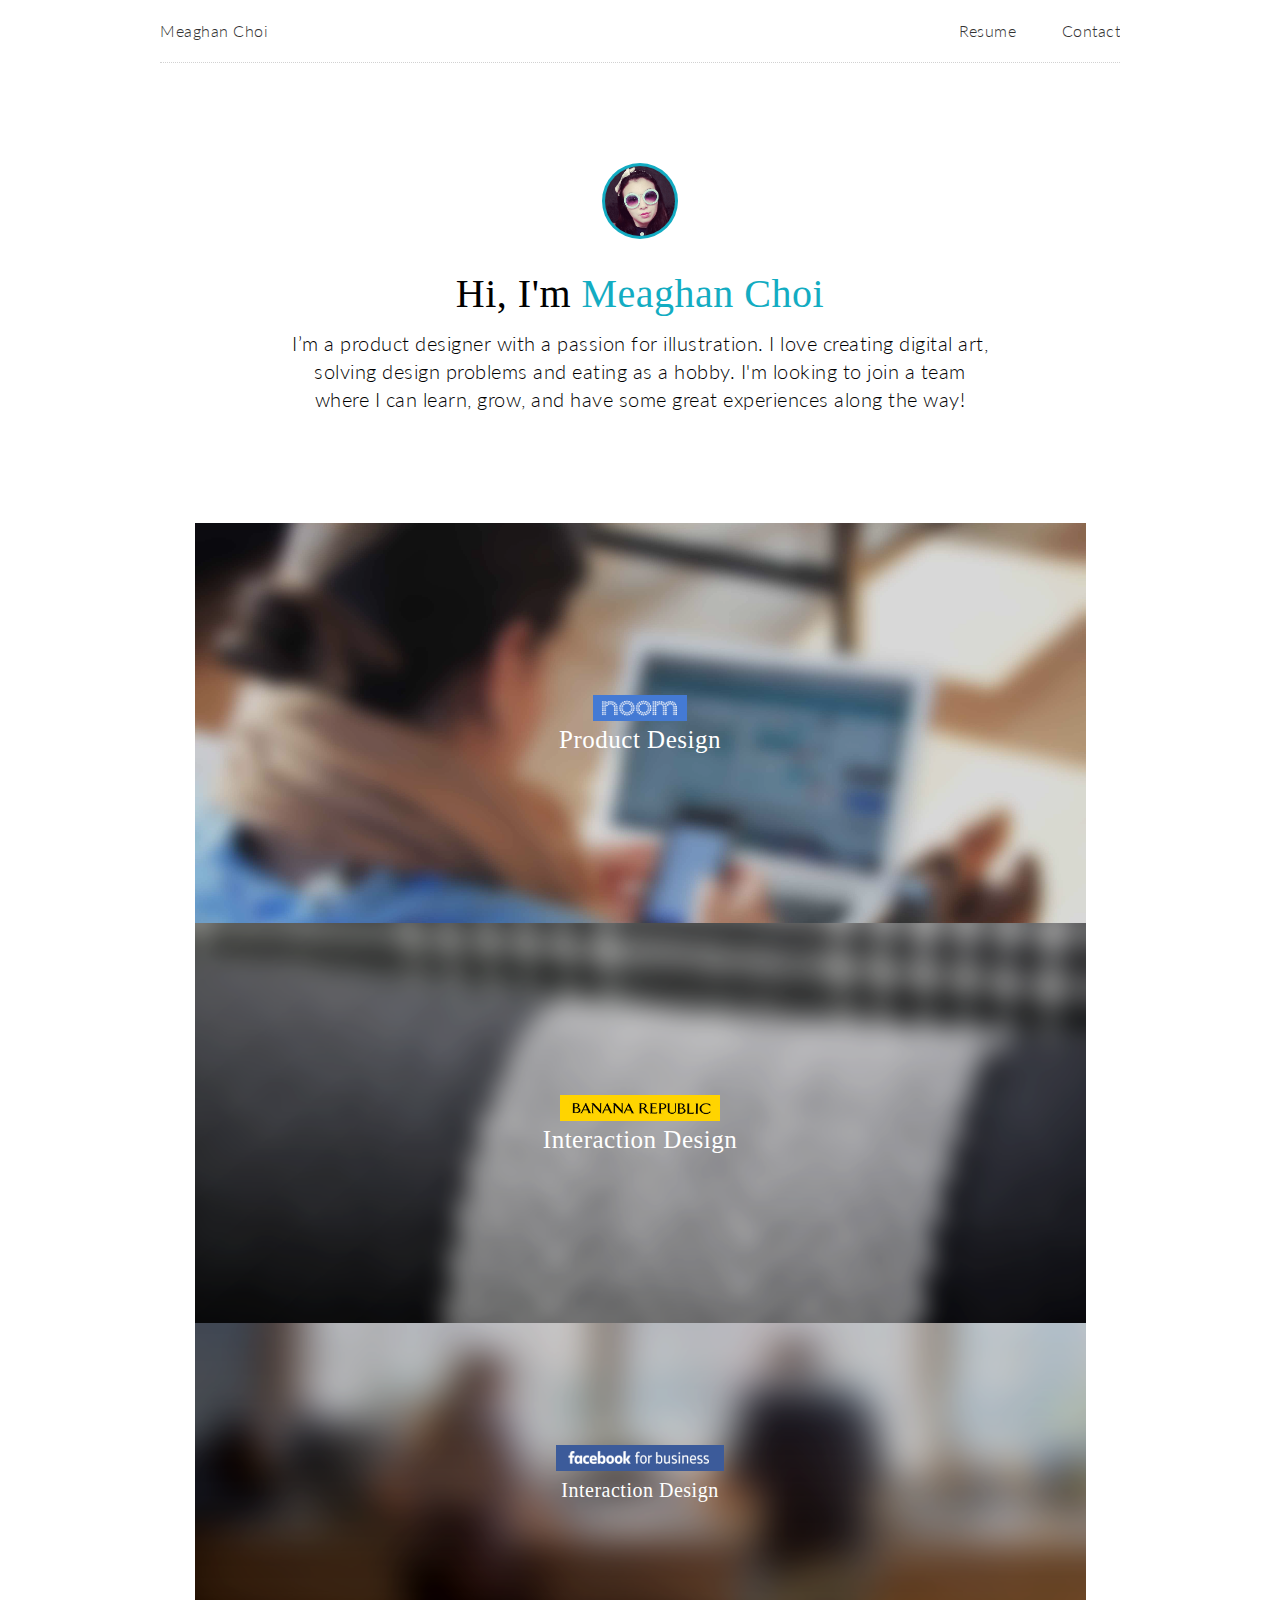
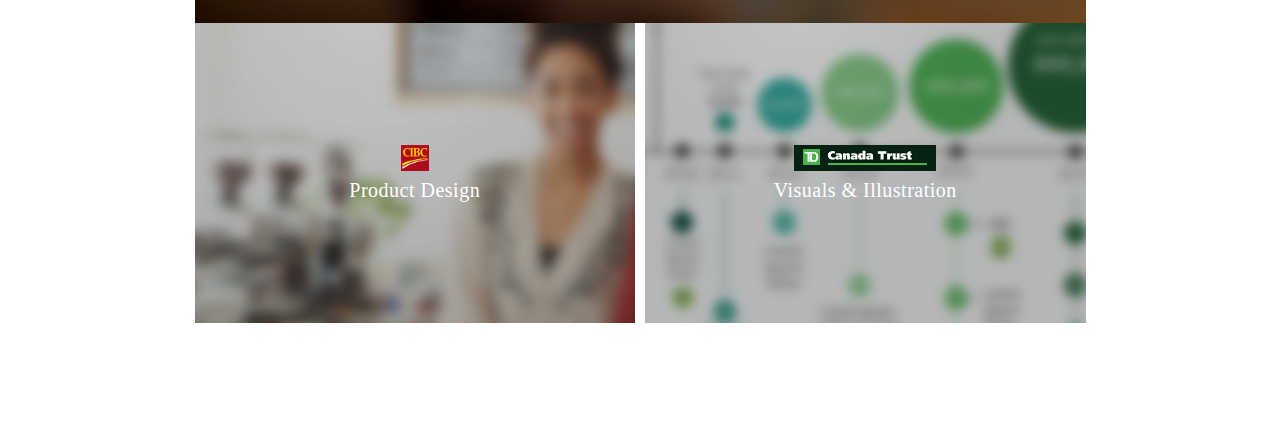
<file: index.html>
<!DOCTYPE html PUBLIC "-//W3C//DTD XHTML 1.0 Strict//EN" "http://www.w3.org/TR/xhtml1/DTD/xhtml1-strict.dtd">
<html xmlns="http://www.w3.org/1999/xhtml">

<head>
    <title>Meaghan Choi</title>
    <meta http-equiv="content-type" content="text/html; charset=utf-8" />
    <meta name="viewport" content="width=device-width, initial-scale=1">
    <link href='https://fonts.googleapis.com/css?family=Crimson+Text:400,700,600' rel='stylesheet' type='text/css'>
    <link href='https://fonts.googleapis.com/css?family=Tinos:400,700|Lato:400,300,300italic,400italic,700,700italic,900,900italic' rel='stylesheet' type='text/css'>
    <link href="style/reset.css" rel="stylesheet" type="text/css">
    <link href="style/main.css" rel="stylesheet" type="text/css">
</head>

<body>
    <nav id="nav">
        <div class="left name">
            <a href="index.html">Meaghan Choi</a>
        </div>
        <div class="right">
            <ul class="nav ">
                <li><a href="images/CV.pdf" target="_blank">Resume</a></li>
                <li><a href="contact.html">Contact</a></li>
            </ul>
        </div>
    </nav>
    <div class="main">
        <div class="main_copy">
            <div class="circle center">
                <img src="images/face.png" class="face" />
            </div>
            <h2>Hi, I'm <span style="color:#13acc2">Meaghan Choi</span></h2>
            <p class="front_p"> I’m a product designer with a passion for illustration. I love creating digital art, solving design problems and eating as a hobby. I'm looking to join a team where I can learn, grow, and have some great experiences along the way!</p>
        </div>
        <div class="work">
            <a href="noom.html">
                <div class="portfolio_bg lg">
                    <div id="noom_bg" class="portfolio_bg_img"></div>
                    <div class="label">
                        <img src="images/noom_logo.png" class="logo" />
                        <h4 class="featured">Product Design</h4>
                    </div>
                </div>
            </a>
            <a href="brol.html">
                <div class="portfolio_bg lg">
                    <div id="brol_bg" class="portfolio_bg_img"></div>
                    <div class="label">
                        <img src="images/br_logo.png" class="logo" />
                        <h4 class="featured">Interaction Design</h4>
                    </div>
                </div>
            </a>
            <a href="fb4b.html">
                <div class="portfolio_bg sm">
                    <div id="fb4b_bg" class="portfolio_bg_img"></div>
                    <div class="label">
                        <img src="images/fb4b_logo.png" class="logo" />
                        <h4>Interaction Design</h4>
                    </div>
                </div>
            </a>
            <div class="row">
                <a href="cibc.html">
                    <div class="two portfolio_bg sm">
                        <div id="cibc_bg" class="portfolio_bg_img"></div>
                        <div class="label">
                            <img src="images/cibc_logo.png" class="logo" />
                            <h4>Product Design</h4>
                        </div>
                    </div>
                </a>
                <a href="td.html">
                    <div class="two portfolio_bg sm last">
                        <div id="td_bg" class="portfolio_bg_img"></div>
                        <div class="label">
                            <img src="images/td_logo.png" class="logo" />
                            <h4>Visuals & Illustration</h4>
                        </div>
                    </div>
                </a>
            </div>
        </div>
    </div>
    <footer>
    </footer>
    <script type="text/javascript" src="script/script.js"></script>
</body>

</html>
</file>
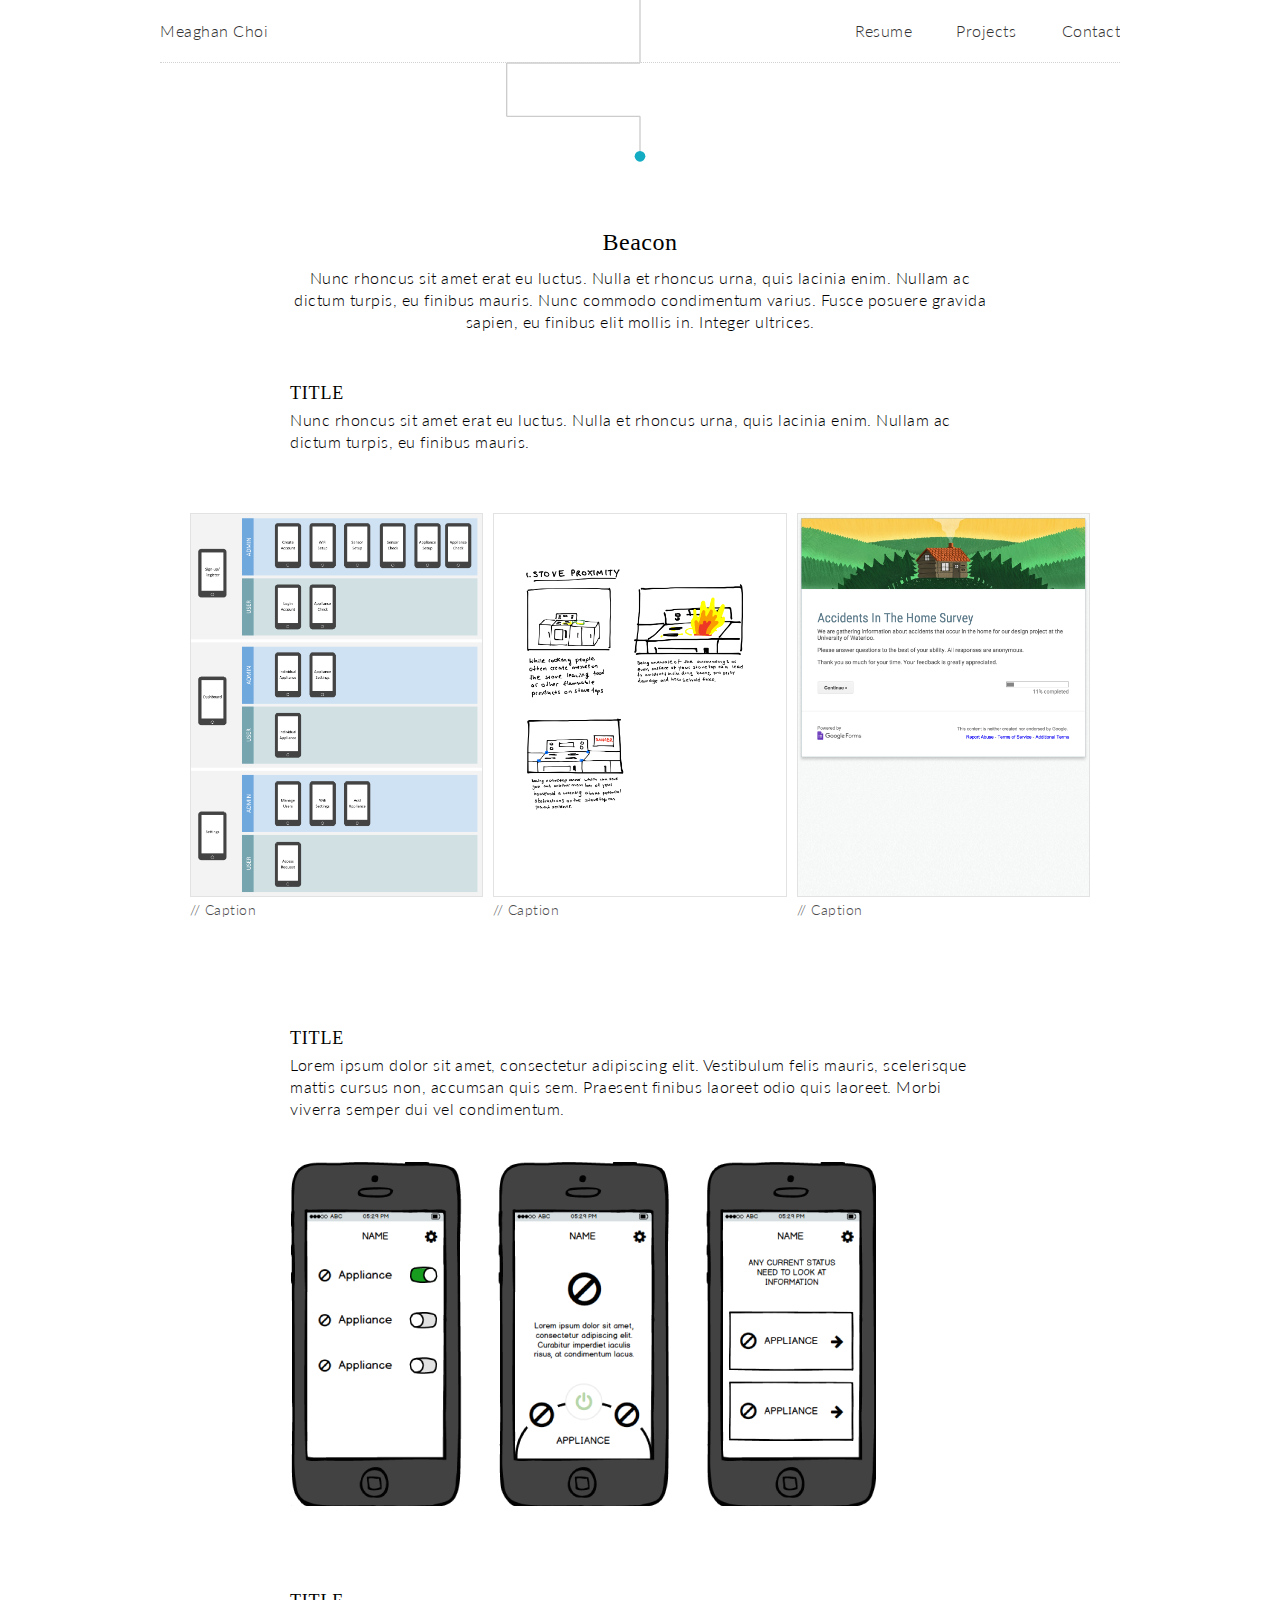
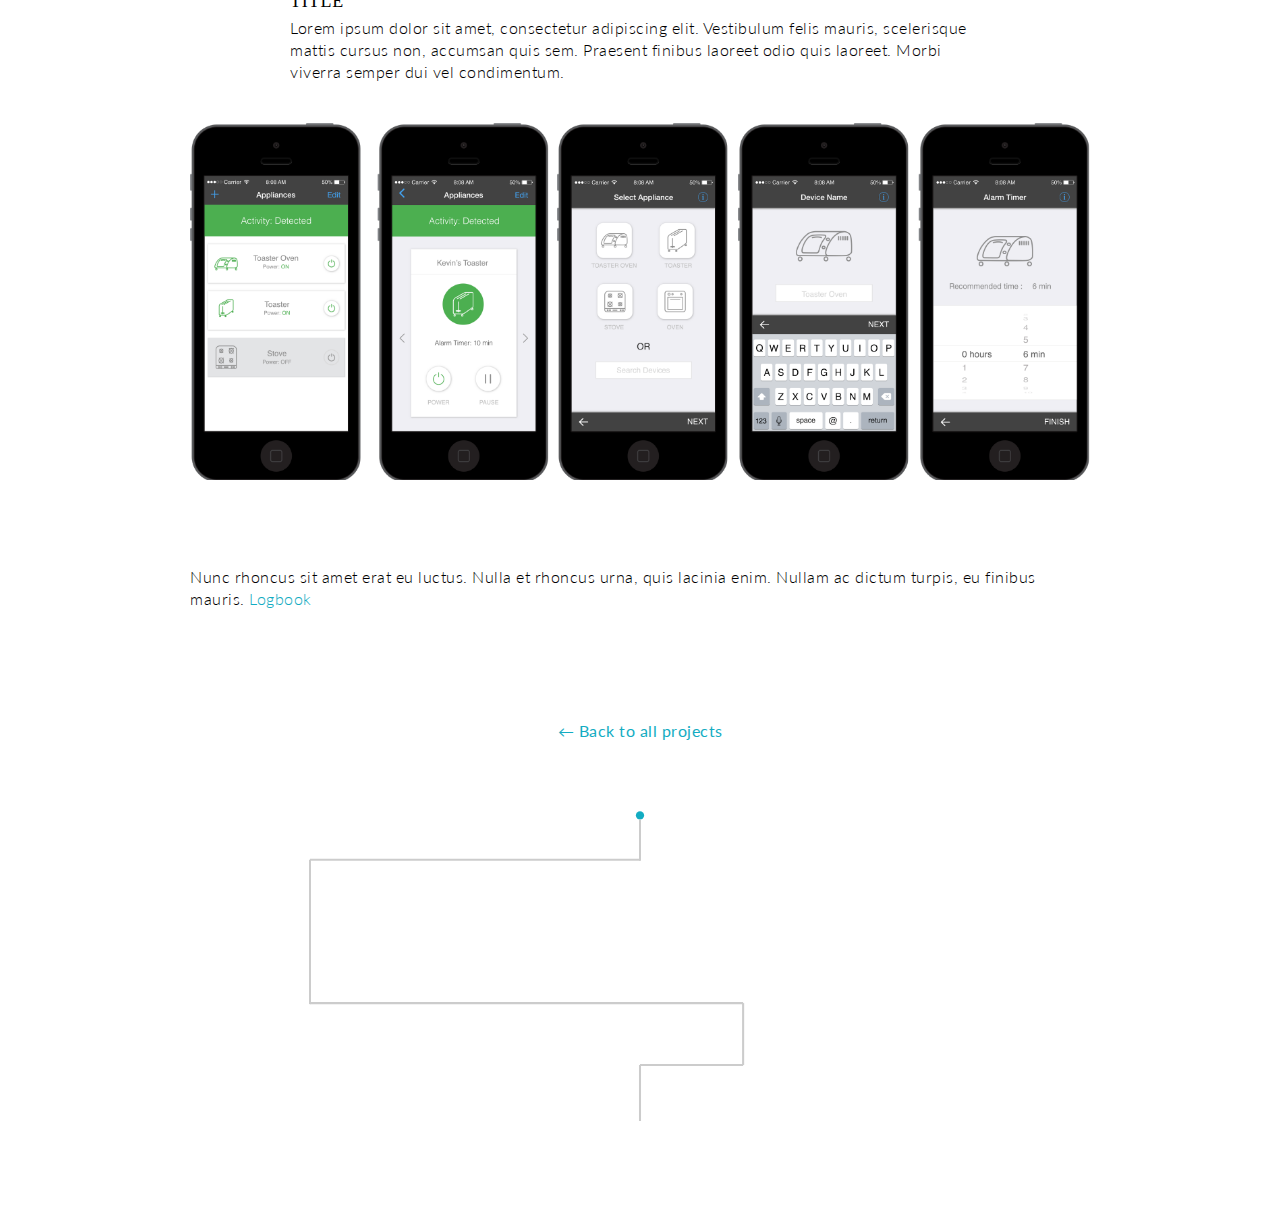
<file: beacon.html>
<!DOCTYPE html PUBLIC "-//W3C//DTD XHTML 1.0 Strict//EN" "http://www.w3.org/TR/xhtml1/DTD/xhtml1-strict.dtd">
<html xmlns="http://www.w3.org/1999/xhtml">

<head>
    <title>Meaghan Choi</title>
    <meta http-equiv="content-type" content="text/html; charset=utf-8" />
    <meta name="viewport" content="width=device-width, initial-scale=1">
    <link href='https://fonts.googleapis.com/css?family=Crimson+Text:400,700,600' rel='stylesheet' type='text/css'>
    <link href='https://fonts.googleapis.com/css?family=Tinos:400,700|Lato:400,300,300italic,400italic,700,700italic,900,900italic' rel='stylesheet' type='text/css'>
    <link href="style/reset.css" rel="stylesheet" type="text/css">
    <link href="style/main.css" rel="stylesheet" type="text/css">
</head>

<body>
  <nav id="nav">
    <div class="left  name">
      <a href="index.html">Meaghan Choi</a>
    </div>
    <div class="right">
      <ul class="nav ">
        <li><a href="images/CV.pdf" target="_blank">Resume</a></li>
        <li><a href="projects.html">Projects</a></li>
        <li><a href="contact.html">Contact</a></li>
      </ul>
    </div>
  </nav>
  <div class="stroke" style="margin-top: -80px;">
      <svg viewBox="0 0 960 150" >
        <g transform="translate(480,0)">
          <g fill="none" stroke="#ccc" stroke-width="1">
            <line x1="0" y1="0" x2="0" y2="60" />
          </g>
        </g>
        <g transform="translate(480,60)">
          <g  fill="none" stroke="#ccc" stroke-width="1">
            <line x1="0" y1="0" x2="-100" y2="0" />
          </g>
        </g>
        <g transform="translate(380,60)">
          <g fill="none" stroke="#ccc" stroke-width="1">
            <line x1="0" y1="0" x2="0" y2="40" />
          </g>
        </g>
        <g transform="translate(380,100)">
          <g fill="none" stroke="#ccc" stroke-width="1">
            <line x1="0" y1="0" x2="100" y2="0" />
          </g>
        </g>
          <g transform="translate(480,100)">
          <g fill="none" stroke="#ccc" stroke-width="1">
            <line x1="0" y1="0" x2="0" y2="30" />
          </g>
        </g>
          <g fill="#13acc2">
            <circle cx="480" cy="130" r="4" />
          </g>
      </svg>
    </div>

  <div class="main" style="margin-top: 0px;">
    <div class="intro">
      <h2>Beacon</h2>
      <p>Nunc rhoncus sit amet erat eu luctus. Nulla et rhoncus urna, quis lacinia enim. Nullam ac dictum turpis, eu finibus mauris. Nunc commodo condimentum varius. Fusce posuere gravida sapien, eu finibus elit mollis in. Integer ultrices.</p>
    </div>
    <div class="section">
      <div class="slim space">
        <h6>Title</h6>
        <p>Nunc rhoncus sit amet erat eu luctus. Nulla et rhoncus urna, quis lacinia enim. Nullam ac dictum turpis, eu finibus mauris.</p>
      </div>
      <div class="row space">
          <div class="three full">
            <img src="images/beacon1.png" class="full_image border">
            <h5 class="caption"> // Caption</h5>
          </div>
          <div class="three full">
            <img src="images/beacon2.png" class="full_image border">
            <h5 class="caption"> // Caption</h5>
          </div>
          <div class="three full last">
            <img src="images/beacon3.png" class="full_image border">
            <h5 class="caption"> // Caption</h5>
          </div>
        </div>
    </div>
     <div class="section space">
      <div class="slim">
      <h6>Title</h6>
      <p>Lorem ipsum dolor sit amet, consectetur adipiscing elit. Vestibulum felis mauris, scelerisque mattis cursus non, accumsan quis sem. Praesent finibus laoreet odio quis laoreet. Morbi viverra semper dui vel condimentum.</p>
    
    <img src="images/beacon5.png" class="full_image space">
    </div>
    </div>
    <div class="section space">
      <div class="slim">
      <h6>Title</h6>
      <p>Lorem ipsum dolor sit amet, consectetur adipiscing elit. Vestibulum felis mauris, scelerisque mattis cursus non, accumsan quis sem. Praesent finibus laoreet odio quis laoreet. Morbi viverra semper dui vel condimentum.</p>
    </div>
    <img src="images/beacon4.png" class="full_image space">
    </div>
    <div class="section">
        <p>Nunc rhoncus sit amet erat eu luctus. Nulla et rhoncus urna, quis lacinia enim. Nullam ac dictum turpis, eu finibus mauris. <a href="https://docs.google.com/document/d/1zkv9QbrQkzEmTDQtf9dtC4jVPP4xuvyxL3BszGzO-L4/edit?usp=sharing" target="_blank" class="dev_link">Logbook</a></p>
    </div>
    <div class="go_back">
      <a href="projects.html">
        &#8592; Back to all projects
      </a>
    </div>
    <svg viewBox="0 0 960 310" >
      <g fill="#13acc2">
          <circle cx="480" cy="13" r="4" />
        </g>
      <g transform="translate(480,17)">
        <g fill="none" stroke="#ccc" stroke-width="2">
          <line x1="0" y1="0" x2="0" y2="40" />
        </g>
      </g>
      <g transform="translate(480,56)">
        <g fill="none" stroke="#ccc" stroke-width="2">
          <line x1="0" y1="0" x2="-320" y2="0" />
        </g>
      </g>
      <g transform="translate(160,56)">
       <g fill="none" stroke="#ccc" stroke-width="2">
          <line x1="0" y1="0" x2="0" y2="140"/>
        </g>
      </g>
      <g transform="translate(160,195)">
        <g fill="none" stroke="#ccc" stroke-width="2">
          <line x1="0" y1="0" x2="420" y2="0"/>
        </g>
      </g>
      <g transform="translate(580,195)">
        <g fill="none" stroke="#ccc" stroke-width="2">
          <line x1="0" y1="0" x2="0" y2="60"/>
        </g>
      </g>
      <g transform="translate(580,255)">
        <g fill="none" stroke="#ccc" stroke-width="2">
          <line x1="0" y1="0" x2="-100" y2="0"/>
        </g>
      </g>
      <g transform="translate(480,255)">
        <g fill="none" stroke="#ccc" stroke-width="2">
          <line x1="0" y1="0" x2="0" y2="600"/>
        </g>
      </g>
    </svg>
  </div>
    <footer>
  </footer>
</body>

</html>
</file>
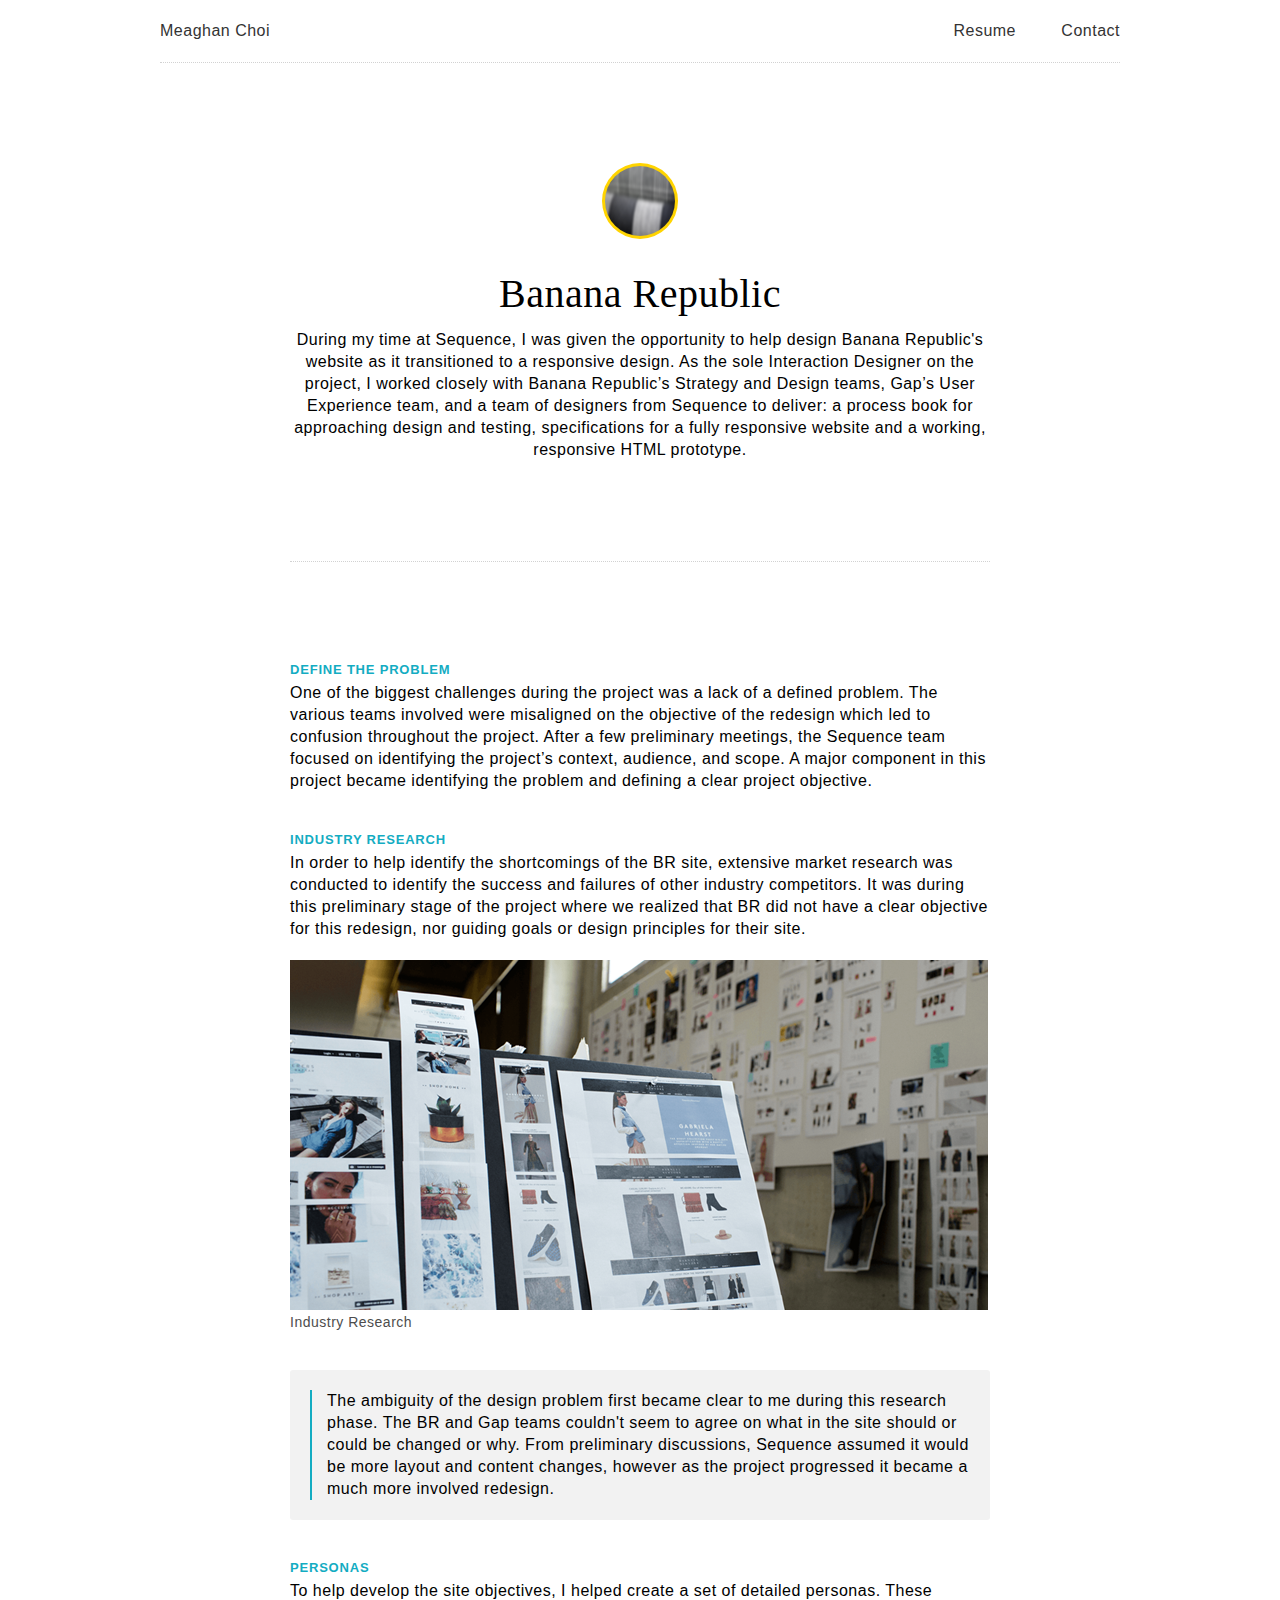
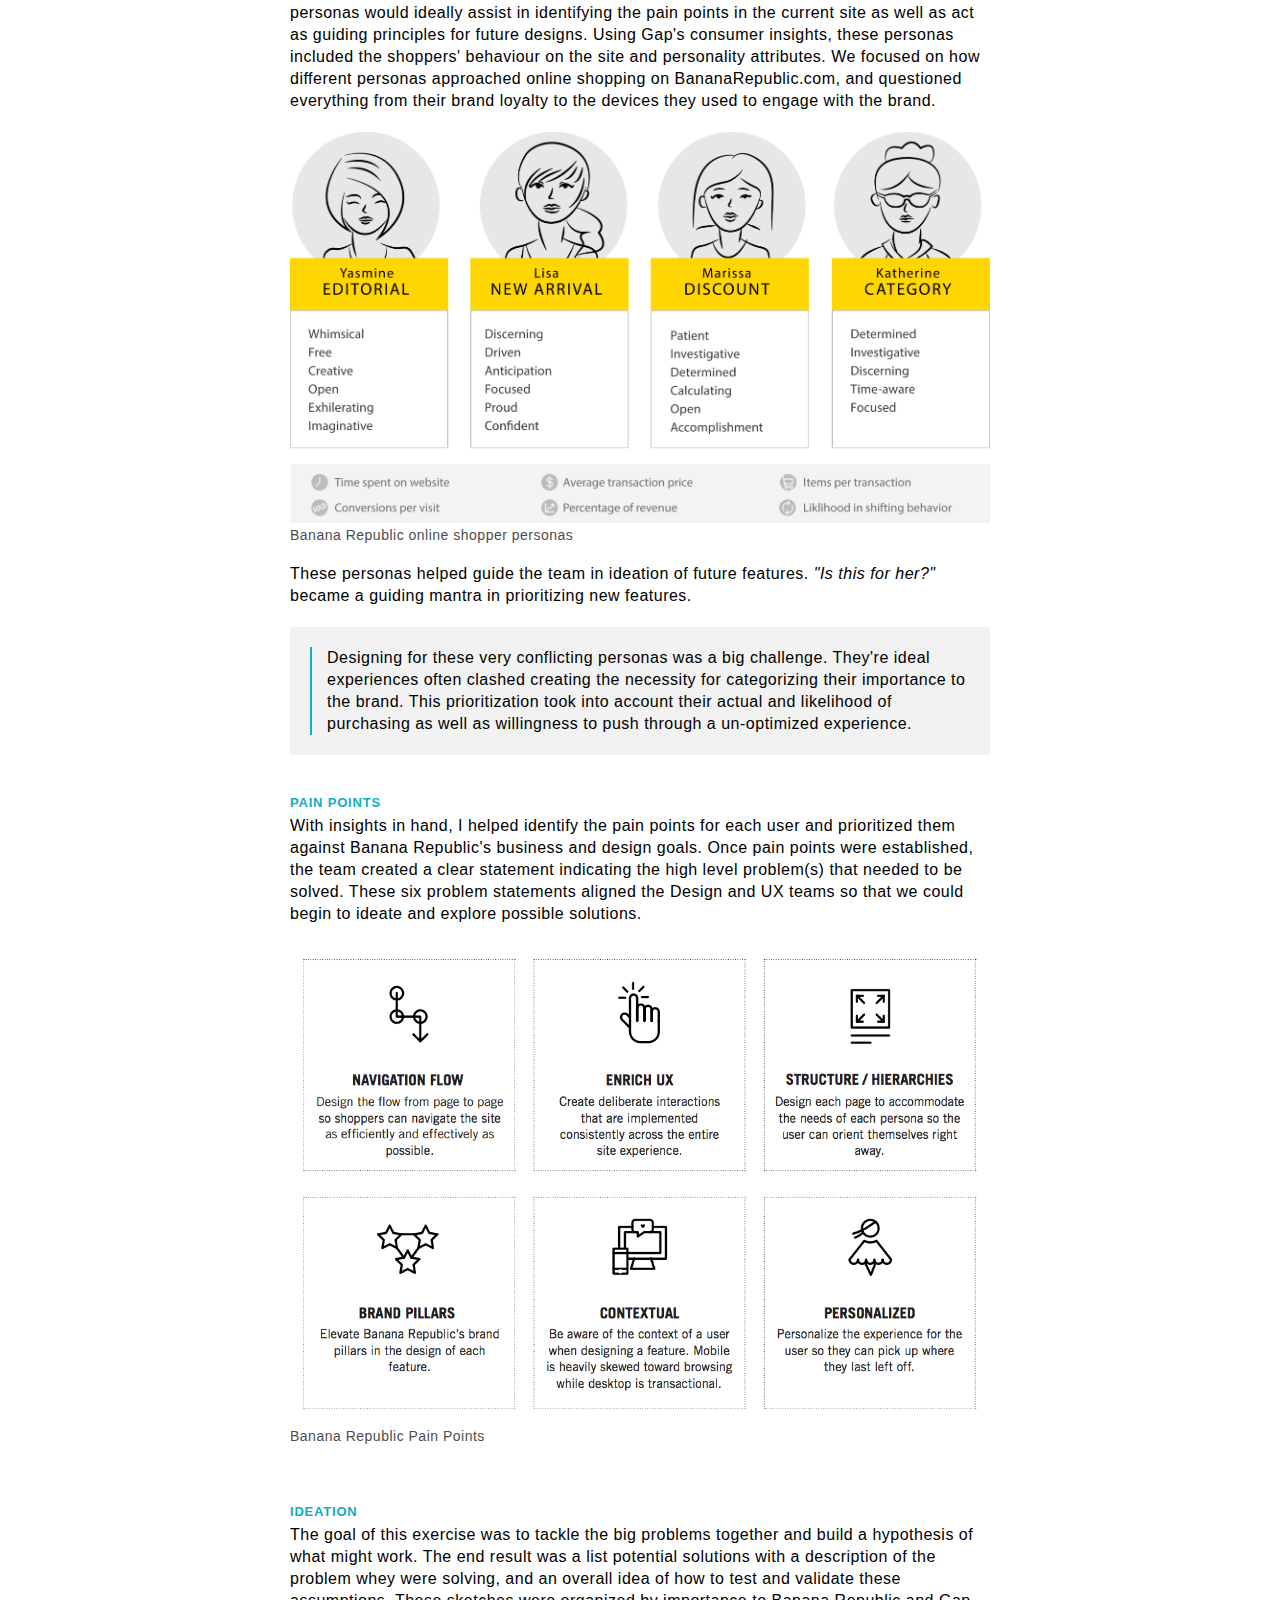
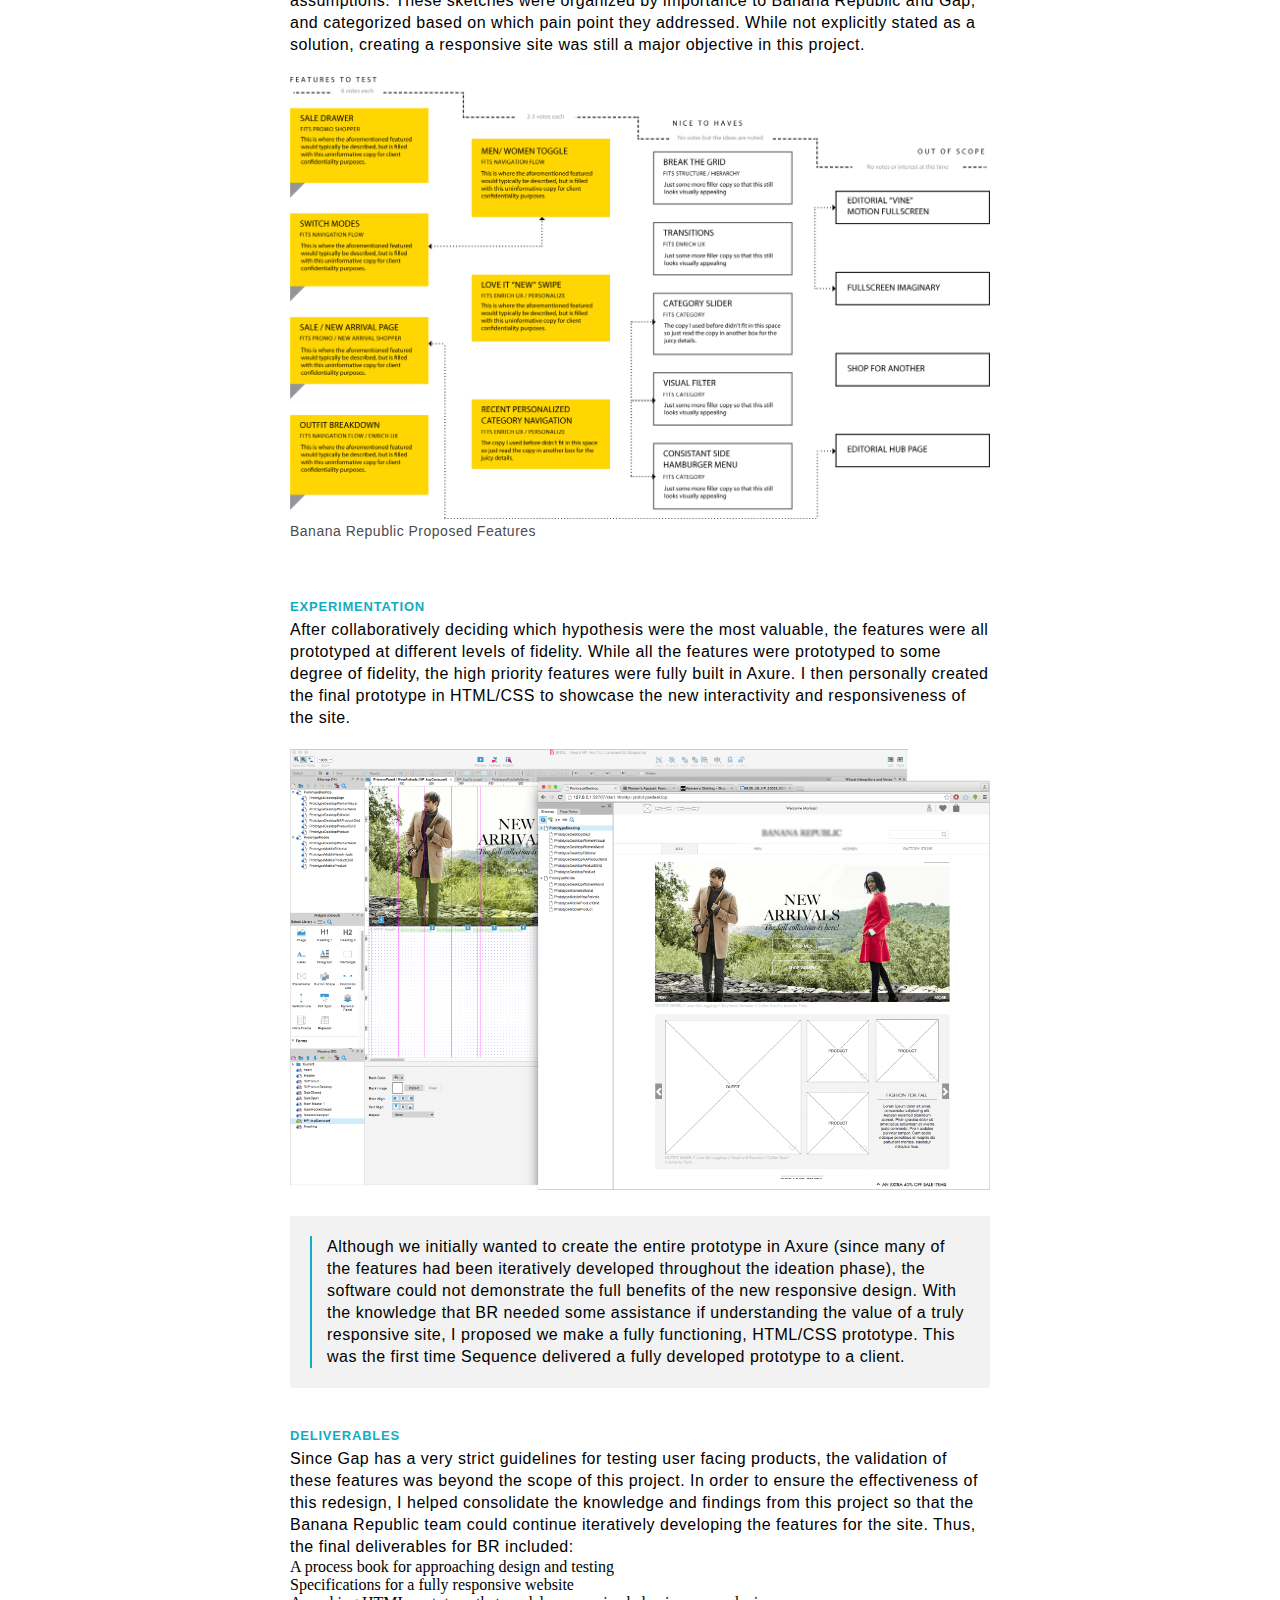
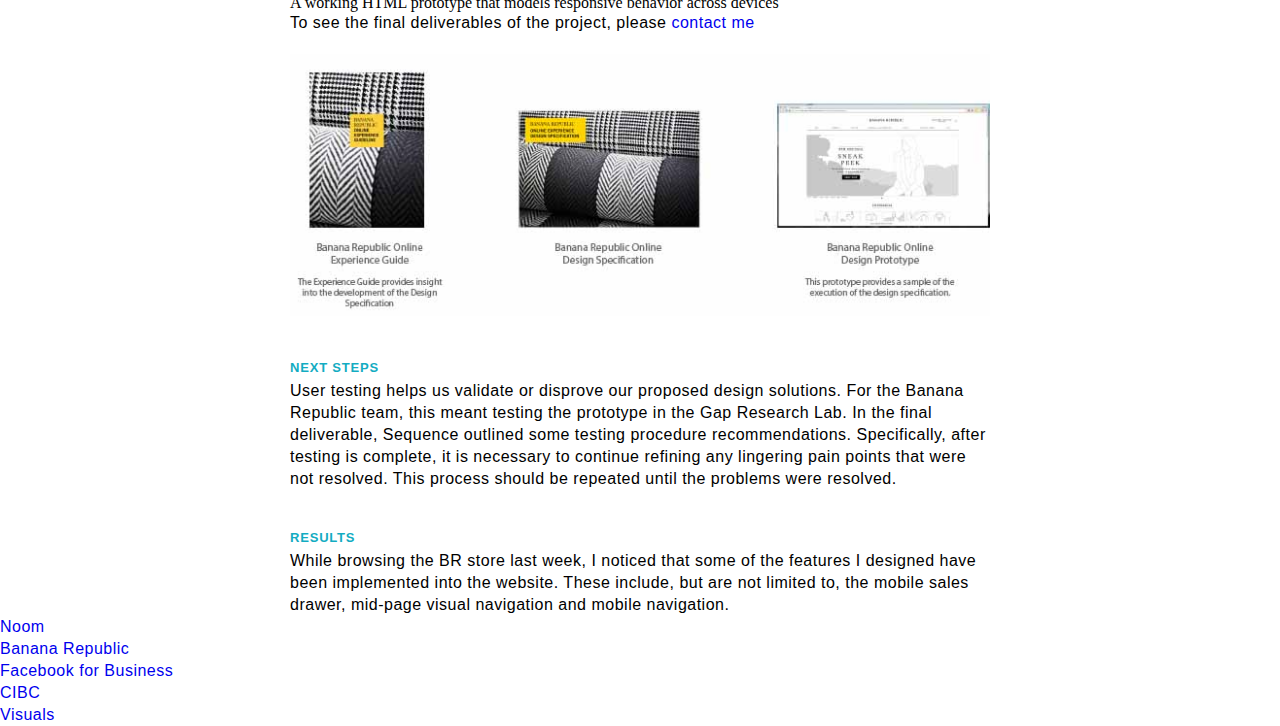
<file: brol.html>
<!DOCTYPE html PUBLIC "-//W3C//DTD XHTML 1.0 Strict//EN" "http://www.w3.org/TR/xhtml1/DTD/xhtml1-strict.dtd">
<html xmlns="http://www.w3.org/1999/xhtml">

<head>
  <title>Meaghan Choi</title>
  <meta http-equiv="content-type" content="text/html; charset=utf-8" />
  <meta name="viewport" content="width=device-width, initial-scale=1">
  <link href='https://fonts.googleapis.com/css?family=Crimson+Text:400,700,600' rel='stylesheet' type='text/css'>
  <link href='https://fonts.googleapis.com/css?family=Tinos: <div class="circle center">
      <img src="images/face.png" class="face"/>
    </div>400,700|Lato:400,300,300italic,400italic,700,700italic,900,900italic' rel='stylesheet' type='text/css'>
  <link href="style/reset.css" rel="stylesheet" type="text/css">
  <link href="style/main.css" rel="stylesheet" type="text/css">
</head>

<body>
  <nav id="nav">
    <div class="left  name">
      <a href="index.html">Meaghan Choi</a>
    </div>
    <div class="right">
      <ul class="nav ">
        <li><a href="images/CV.pdf" target="_blank">Resume</a></li>
        <li><a href="contact.html">Contact</a></li>
      </ul>
    </div>
  </nav>
  <!--<div class="top">
    <p>&uarr; Back to top</p>
  </div>-->
  <div class="main">
    <div class="main_copy process">
      <div class="circle br center">
        <img src="images/br_homepage.png" class="face" />
      </div>
      <h2>Banana Republic</h2>
      <p>During my time at Sequence, I was given the opportunity to help design Banana Republic's website as it transitioned to a responsive design. As the sole Interaction Designer on the project, I worked closely with Banana Republic’s Strategy and Design teams, Gap’s User Experience team, and a team of designers from Sequence to deliver: a process book for approaching design and testing, specifications for a fully responsive website and a working, responsive HTML prototype.</li>
        </ul>
    </div>
  </div>
  <div class="slim">
      <div class="constraints">
        <h6>Define the problem</h6>
        <p>One of the biggest challenges during the project was a lack of a defined problem. The various teams involved were misaligned on the objective of the redesign which led to confusion throughout the project. After a few preliminary meetings, the Sequence team focused on identifying the project’s context, audience, and scope. A major component in this project became identifying the problem and defining a clear project objective.</p>
      </div>
      <div class="constraints">
        <h6>Industry Research</h6>
        <p>In order to help identify the shortcomings of the BR site, extensive market research was conducted to identify the success and failures of other industry competitors. It was during this preliminary stage of the project where we realized that BR did not have a clear objective for this redesign, nor guiding goals or design principles for their site.</p>
        <img src="images/brol1test.png" class="full_image">
        <h5 class="caption">Industry Research</h5>
        <div class="problem">
          <p>The ambiguity of the design problem first became clear to me during this research phase. The BR and Gap teams couldn't seem to agree on what in the site should or could be changed or why. From preliminary discussions, Sequence assumed it would be more layout and content changes, however as the project progressed it became a much more involved redesign. 
        </div>
      </div>
      <div class="constraints">
        <h6>Personas</h6>
        <p>To help develop the site objectives, I helped create a set of detailed personas. These personas would ideally assist in identifying the pain points in the current site as well as act as guiding principles for future designs. Using Gap's consumer insights, these personas included the shoppers' behaviour on the site and personality attributes. We focused on how different personas approached online shopping on BananaRepublic.com, and questioned everything from their brand loyalty to the devices they used to engage with the brand.</p>
        </ul>
        <img src="images/brol_personas.png" class="full_image">
        <h5 class="caption">Banana Republic online shopper personas</h5>
        <p>These personas helped guide the team in ideation of future features. <i>"Is this for her?"</i> became a guiding mantra in prioritizing new features.</p>
        <div class="problem">
          <p>Designing for these very conflicting personas was a big challenge. They're ideal experiences often clashed creating the necessity for categorizing their importance to the brand. This prioritization took into account their actual and likelihood of purchasing as well as willingness to push through a un-optimized experience.</p>
        </div>
      </div>
      <div class="constraints">
        <h6>Pain Points</h6>
        <p>With insights in hand, I helped identify the pain points for each user and prioritized them against Banana Republic's business and design goals. Once pain points were established, the team created a clear statement indicating the high level problem(s) that needed to be solved. These six problem statements aligned the Design and UX teams so that we could begin to ideate and explore possible solutions. </p>
        <img src="images/br_painpoints.png" class="full_image">
        <h5 class="caption">Banana Republic Pain Points</h5>
      </div>
      <div class="constraints">
        <h6>Ideation</h6>
        <p>The goal of this exercise was to tackle the big problems together and build a hypothesis of what might work. The end result was a list potential solutions with a description of the problem whey were solving, and an overall idea of how to test and validate these assumptions. These sketches were organized by importance to Banana Republic and Gap, and categorized based on which pain point they addressed. While not explicitly stated as a solution, creating a responsive site was still a major objective in this project.</p>
        <img src="images/brol_ideation.png" class="full_image">
        <h5 class="caption">Banana Republic Proposed Features</h5>
      </div>
      <div class="constraints">
        <h6>Experimentation</h6>
        <p>After collaboratively deciding which hypothesis were the most valuable, the features were all prototyped at different levels of fidelity. While all the features were prototyped to some degree of fidelity, the high priority features were fully built in Axure. I then personally created the final prototype in HTML/CSS to showcase the new interactivity and responsiveness of the site.
          <img src="images/brolscreenshot.png" class=" full_image">
          <div class="problem">
            <p>Although we initially wanted to create the entire prototype in Axure (since many of the features had been iteratively developed throughout the ideation phase), the software could not demonstrate the full benefits of the new responsive design. With the knowledge that BR needed some assistance if understanding the value of a truly responsive site, I proposed we make a fully functioning, HTML/CSS prototype. This was the first time Sequence delivered a fully developed prototype to a client.</p>
          </div>
      </div>
    <div class=" constraints">
      <h6>Deliverables</h6>
      <p>Since Gap has a very strict guidelines for testing user facing products, the validation of these features was beyond the scope of this project. In order to ensure the effectiveness of this redesign, I helped consolidate the knowledge and findings from this project so that the Banana Republic team could continue iteratively developing the features for the site. Thus, the final deliverables for BR included:</p>
      <ul>
        <li> A process book for approaching design and testing</li>
        <li> Specifications for a fully responsive website</li>
        <li> A working HTML prototype that models responsive behavior across devices</li>
      </ul>
      <p>To see the final deliverables of the project, please <a href="contact.html">contact me</a></p>
      <img src="images/brol_deliverables.jpg" class=" full_image">
    </div>
    <div class="constraints">
      <h6>Next Steps</h6>
      <p>User testing helps us validate or disprove our proposed design solutions. For the Banana Republic team, this meant testing the prototype in the Gap Research Lab. In the final deliverable, Sequence outlined some testing procedure recommendations. Specifically, after testing is complete, it is necessary to continue refining any lingering pain points that were not resolved. This process should be repeated until the problems were resolved.</p>
    </div>
    <div class="constraints">
      <h6>Results</h6>
      <p>While browsing the BR store last week, I noticed that some of the features I designed have been implemented into the website. These include, but are not limited to, the mobile sales drawer, mid-page visual navigation and mobile navigation.</p>
    </div>
  </div>
  <div class="bottom_nav">
    <ul>
      <li><a href="noom.html">Noom</a></li>
      <li><a href="brol.html">Banana Republic</a></li>
      <li><a href="fb4b.html">Facebook for Business</a></li>
      <li><a href="cibc.html">CIBC</a></li>
      <li><a href="td.html">Visuals</a></li>
    </ul>
  </div>
 
</body>

</html>
</file>
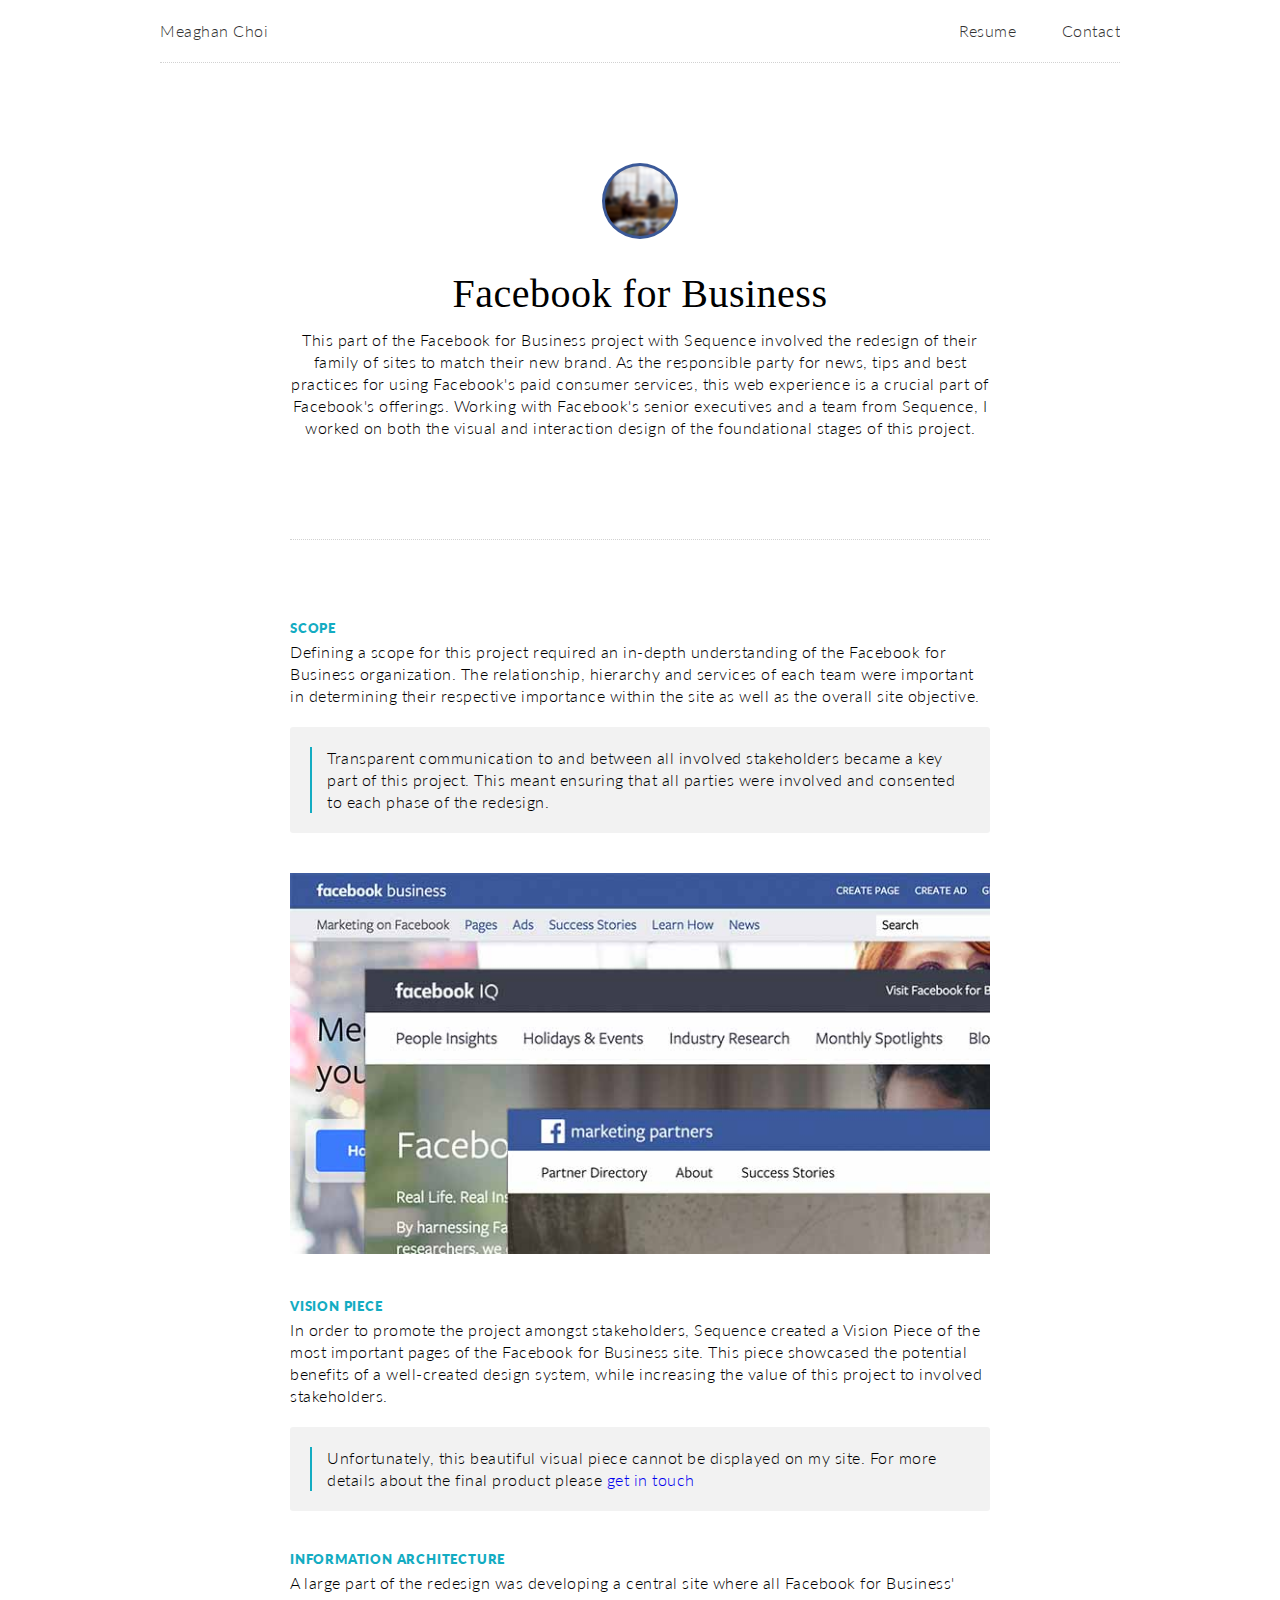
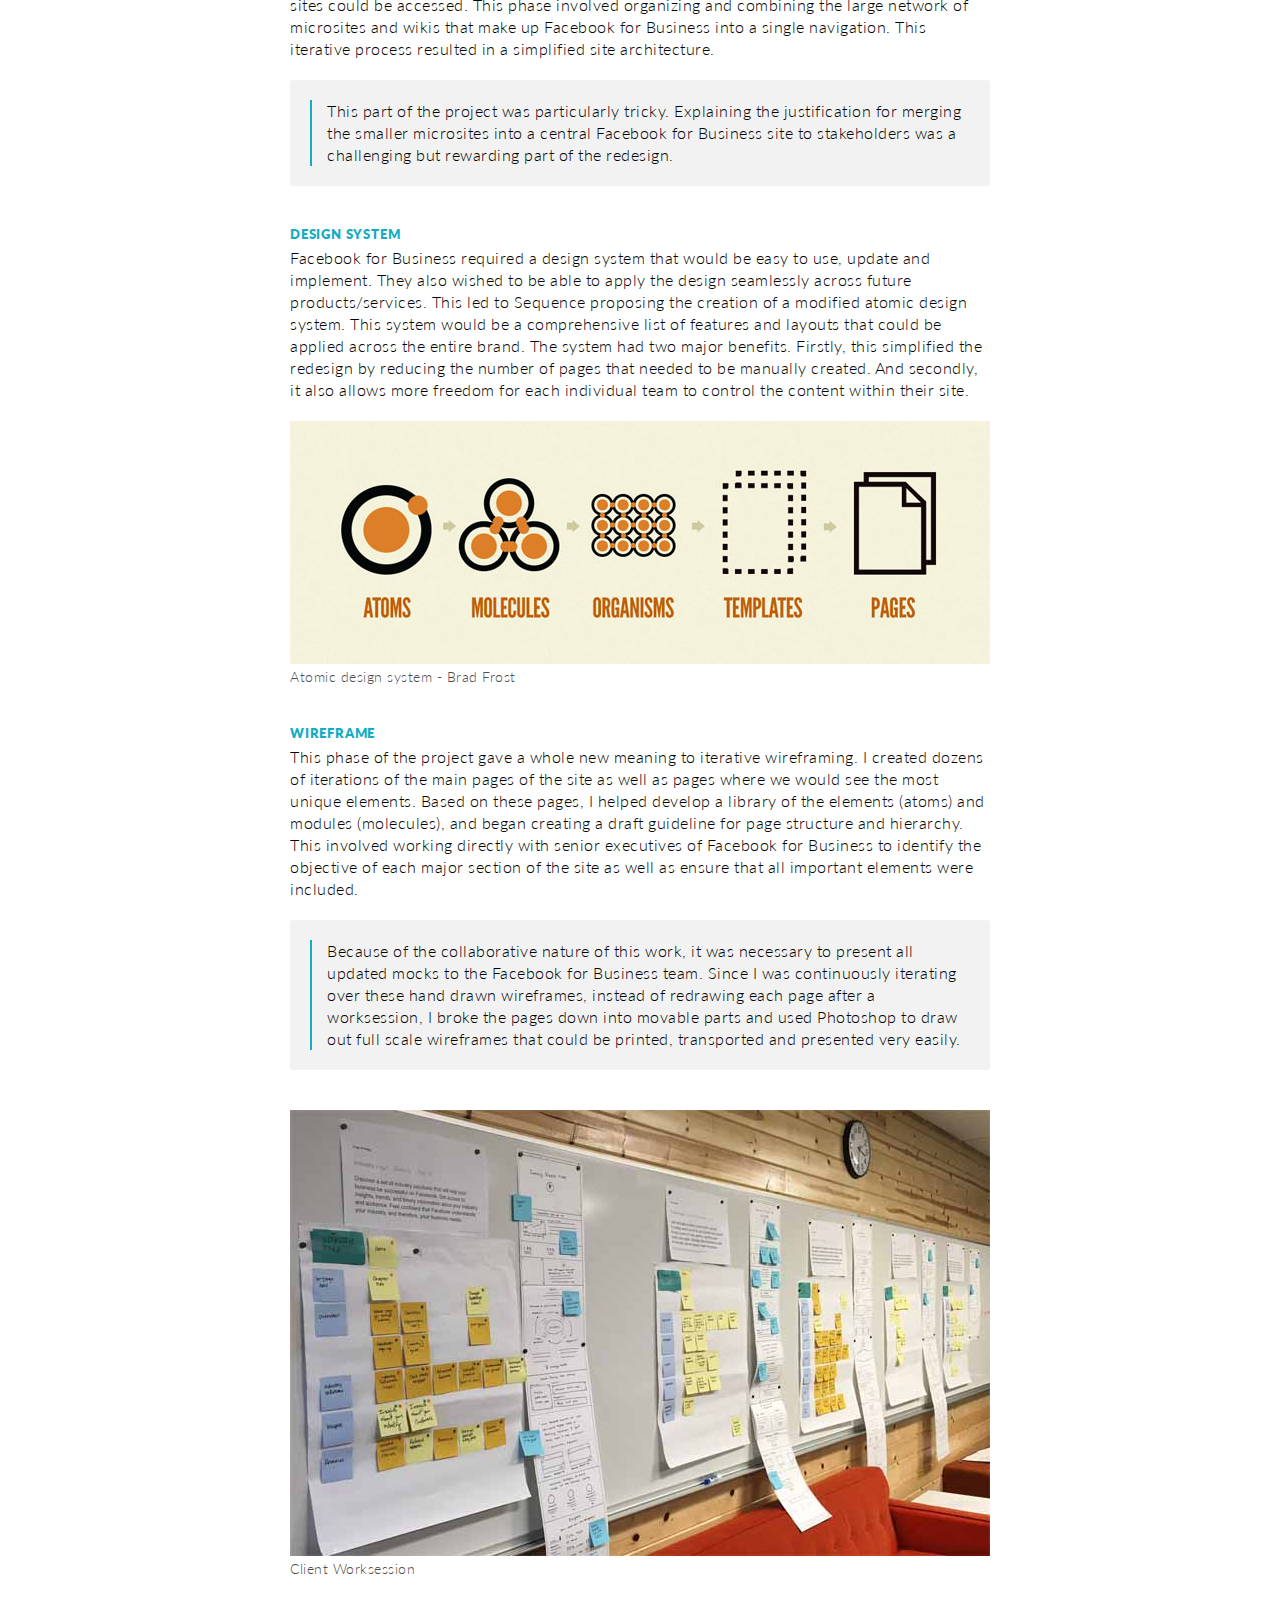
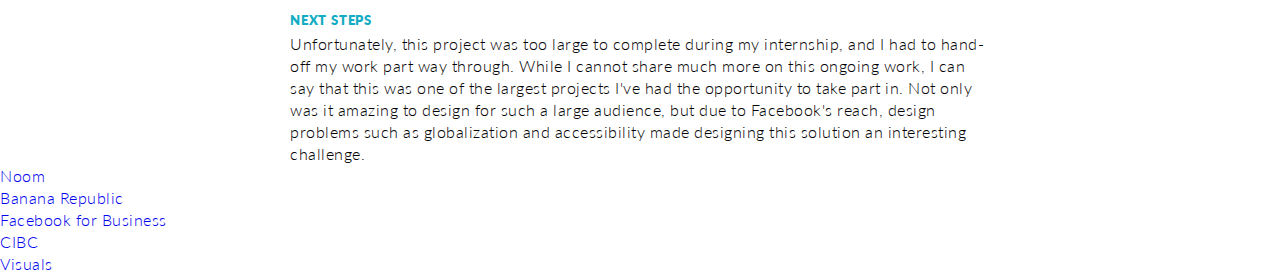
<file: fb4b.html>
<!DOCTYPE html PUBLIC "-//W3C//DTD XHTML 1.0 Strict//EN" "http://www.w3.org/TR/xhtml1/DTD/xhtml1-strict.dtd">
<html xmlns="http://www.w3.org/1999/xhtml">

<head>
  <title>Meaghan Choi</title>
  <meta http-equiv="content-type" content="text/html; charset=utf-8" />
  <meta name="viewport" content="width=device-width, initial-scale=1">
  <link href='https://fonts.googleapis.com/css?family=Crimson+Text:400,700,600' rel='stylesheet' type='text/css'>
  <link href='https://fonts.googleapis.com/css?family=Tinos:400,700|Lato:400,300,300italic,400italic,700,700italic,900,900italic' rel='stylesheet' type='text/css'>
  <link href="style/reset.css" rel="stylesheet" type="text/css">
  <link href="style/main.css" rel="stylesheet" type="text/css">
</head>

<body>
  <nav id="nav">
    <div class="left  name">
      <a href="index.html">Meaghan Choi</a>
    </div>
    <div class="right">
      <ul class="nav ">
        <li><a href="images/CV.pdf" target="_blank">Resume</a></li>
        <li><a href="contact.html">Contact</a></li>
      </ul>
    </div>
  </nav>
  <div class="main_copy process">
    <div class="circle fb center">
      <img src="images/fb4b_homepage.png" class="face" />
    </div>
    <h2>Facebook for Business</h2>
    <p>This part of the Facebook for Business project with Sequence involved the redesign of their family of sites to match their new brand. As the responsible party for news, tips and best practices for using Facebook's paid consumer services, this web experience is a crucial part of Facebook's offerings. Working with Facebook's senior executives and a team from Sequence, I worked on both the visual and interaction design of the foundational stages of this project.</p>
  </div>
  <div class="slim">
    <div class="constraints first">
      <h6>Scope</h6>
      <p>Defining a scope for this project required an in-depth understanding of the Facebook for Business organization. The relationship, hierarchy and services of each team were important in determining their respective importance within the site as well as the overall site objective.</p>
      <div class="problem">
        <p>Transparent communication to and between all involved stakeholders became a key part of this project. This meant ensuring that all parties were involved and consented to each phase of the redesign.</p>
      </div>
      <img src="images/fb4b_problem.jpg" class="full_image">
    </div>
    <div class="constraints">
      <h6>Vision Piece</h6>
      <p>In order to promote the project amongst stakeholders, Sequence created a Vision Piece of the most important pages of the Facebook for Business site. This piece showcased the potential benefits of a well-created design system, while increasing the value of this project to involved stakeholders.</p>
      <div class="problem">
        <p>Unfortunately, this beautiful visual piece cannot be displayed on my site. For more details about the final product please <a href="contact.html">get in touch</a></p>
      </div>
    </div>
    <div class="constraints">
      <h6>Information Architecture</h6>
      <p>A large part of the redesign was developing a central site where all Facebook for Business' sites could be accessed. This phase involved organizing and combining the large network of microsites and wikis that make up Facebook for Business into a single navigation. This iterative process resulted in a simplified site architecture. </p>
      <div class="problem">
        <p>This part of the project was particularly tricky. Explaining the justification for merging the smaller microsites into a central Facebook for Business site to stakeholders was a challenging but rewarding part of the redesign.
      </div>
    </div>
    <div class="constraints">
      <h6>Design System</h6>
      <p>Facebook for Business required a design system that would be easy to use, update and implement. They also wished to be able to apply the design seamlessly across future products/services. This led to Sequence proposing the creation of a modified atomic design system. This system would be a comprehensive list of features and layouts that could be applied across the entire brand. The system had two major benefits. Firstly, this simplified the redesign by reducing the number of pages that needed to be manually created. And secondly, it also allows more freedom for each individual team to control the content within their site.</p>
      <img src="images/fb4b_atomic_design.jpg" class="full_image">
      <h5>Atomic design system - Brad Frost</h5>
    </div>
    <div class="constraints">
      <h6>Wireframe</h6>
      <p>This phase of the project gave a whole new meaning to iterative wireframing. I created dozens of iterations of the main pages of the site as well as pages where we would see the most unique elements. Based on these pages, I helped develop a library of the elements (atoms) and modules (molecules), and began creating a draft guideline for page structure and hierarchy. This involved working directly with senior executives of Facebook for Business to identify the objective of each major section of the site as well as ensure that all important elements were included.</p>
      <div class="problem">
        <p>Because of the collaborative nature of this work, it was necessary to present all updated mocks to the Facebook for Business team. Since I was continuously iterating over these hand drawn wireframes, instead of redrawing each page after a worksession, I broke the pages down into movable parts and used Photoshop to draw out full scale wireframes that could be printed, transported and presented very easily.</p>
      </div>
      <img src="images/fb4b_2.jpg" class="full_image">
      <h5 class="caption">Client Worksession</h5>
      <div class="constraints first">
        <h6>Next Steps</h6>
        <p>Unfortunately, this project was too large to complete during my internship, and I had to hand-off my work part way through. While I cannot share much more on this ongoing work, I can say that this was one of the largest projects I've had the opportunity to take part in. Not only was it amazing to design for such a large audience, but due to Facebook's reach, design problems such as globalization and accessibility made designing this solution an interesting challenge.</p>
      </div>
    </div>
  </div>
 <div class="bottom_nav">
    <ul>
      <li><a href="noom.html">Noom</a></li>
      <li><a href="brol.html">Banana Republic</a></li>
      <li><a href="fb4b.html">Facebook for Business</a></li>
      <li><a href="cibc.html">CIBC</a></li>
      <li><a href="td.html">Visuals</a></li>
    </ul>
  </div>
</body>

</html>
</file>
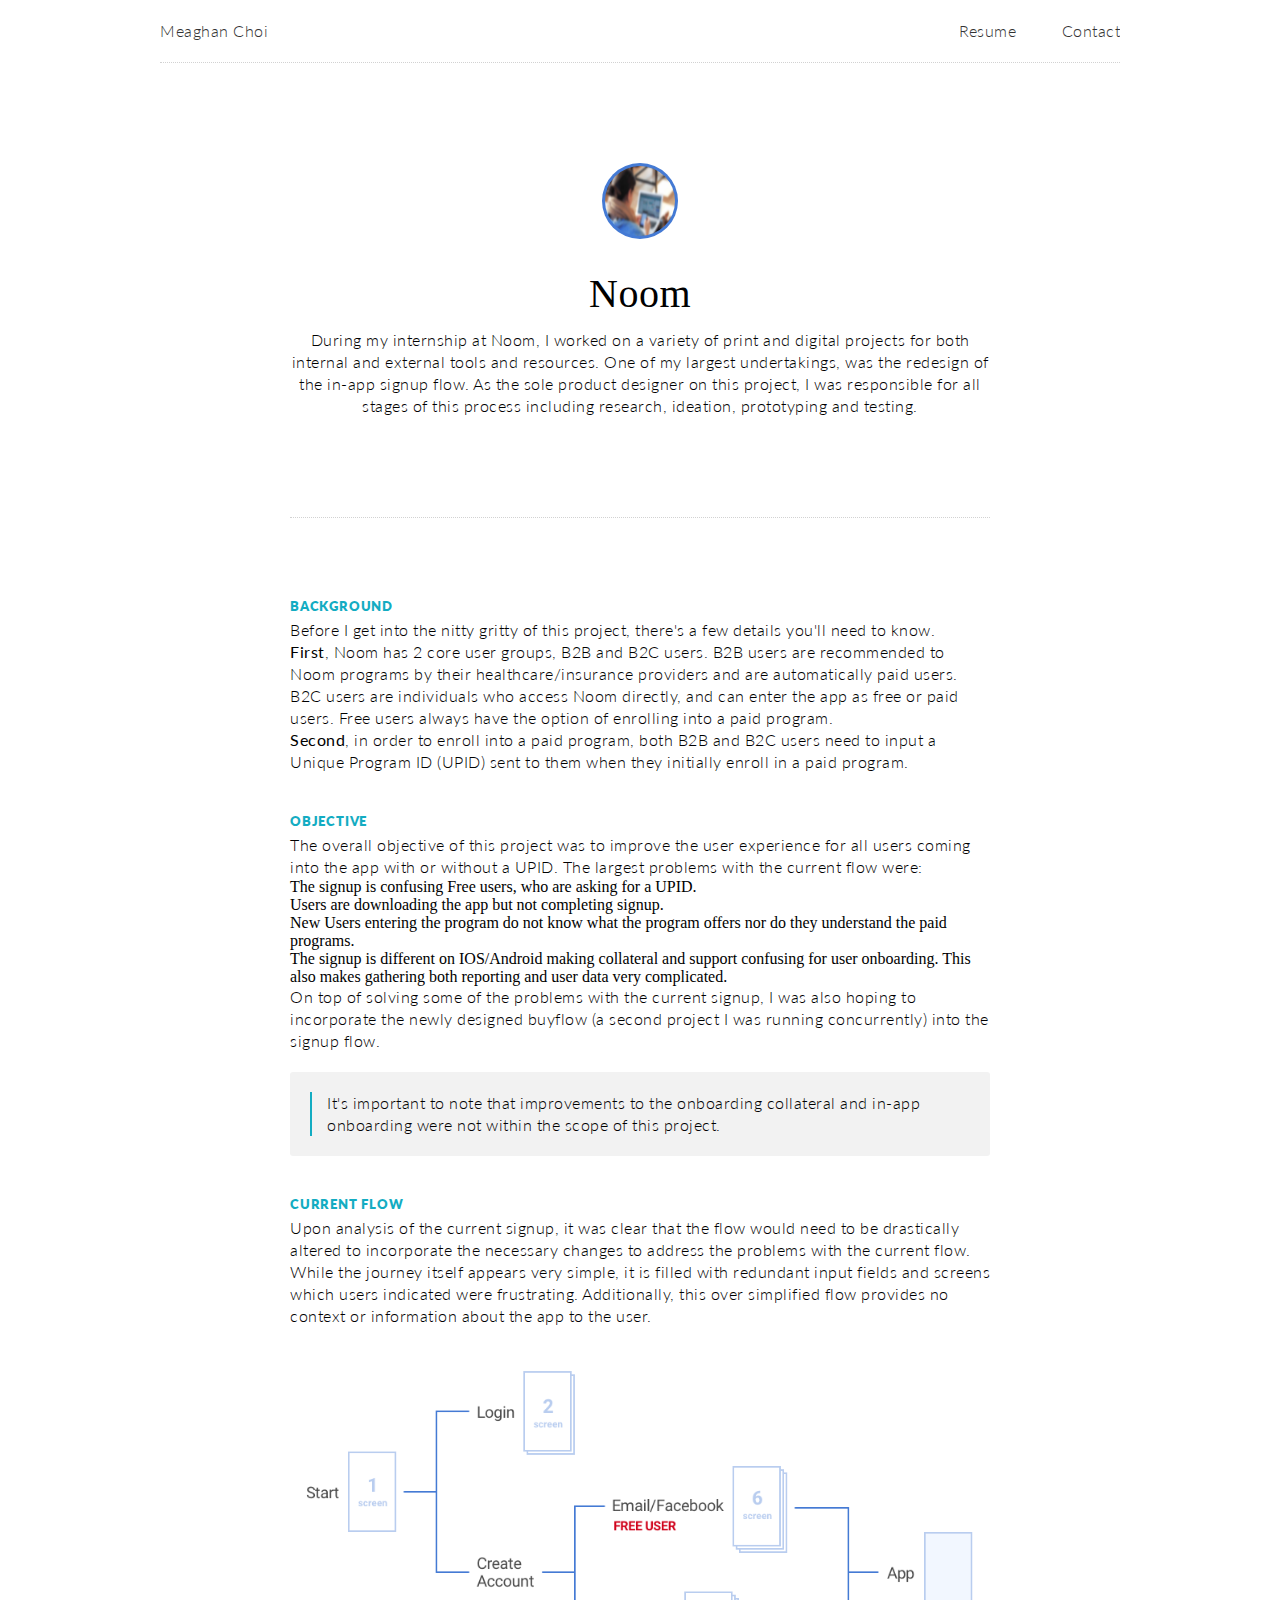
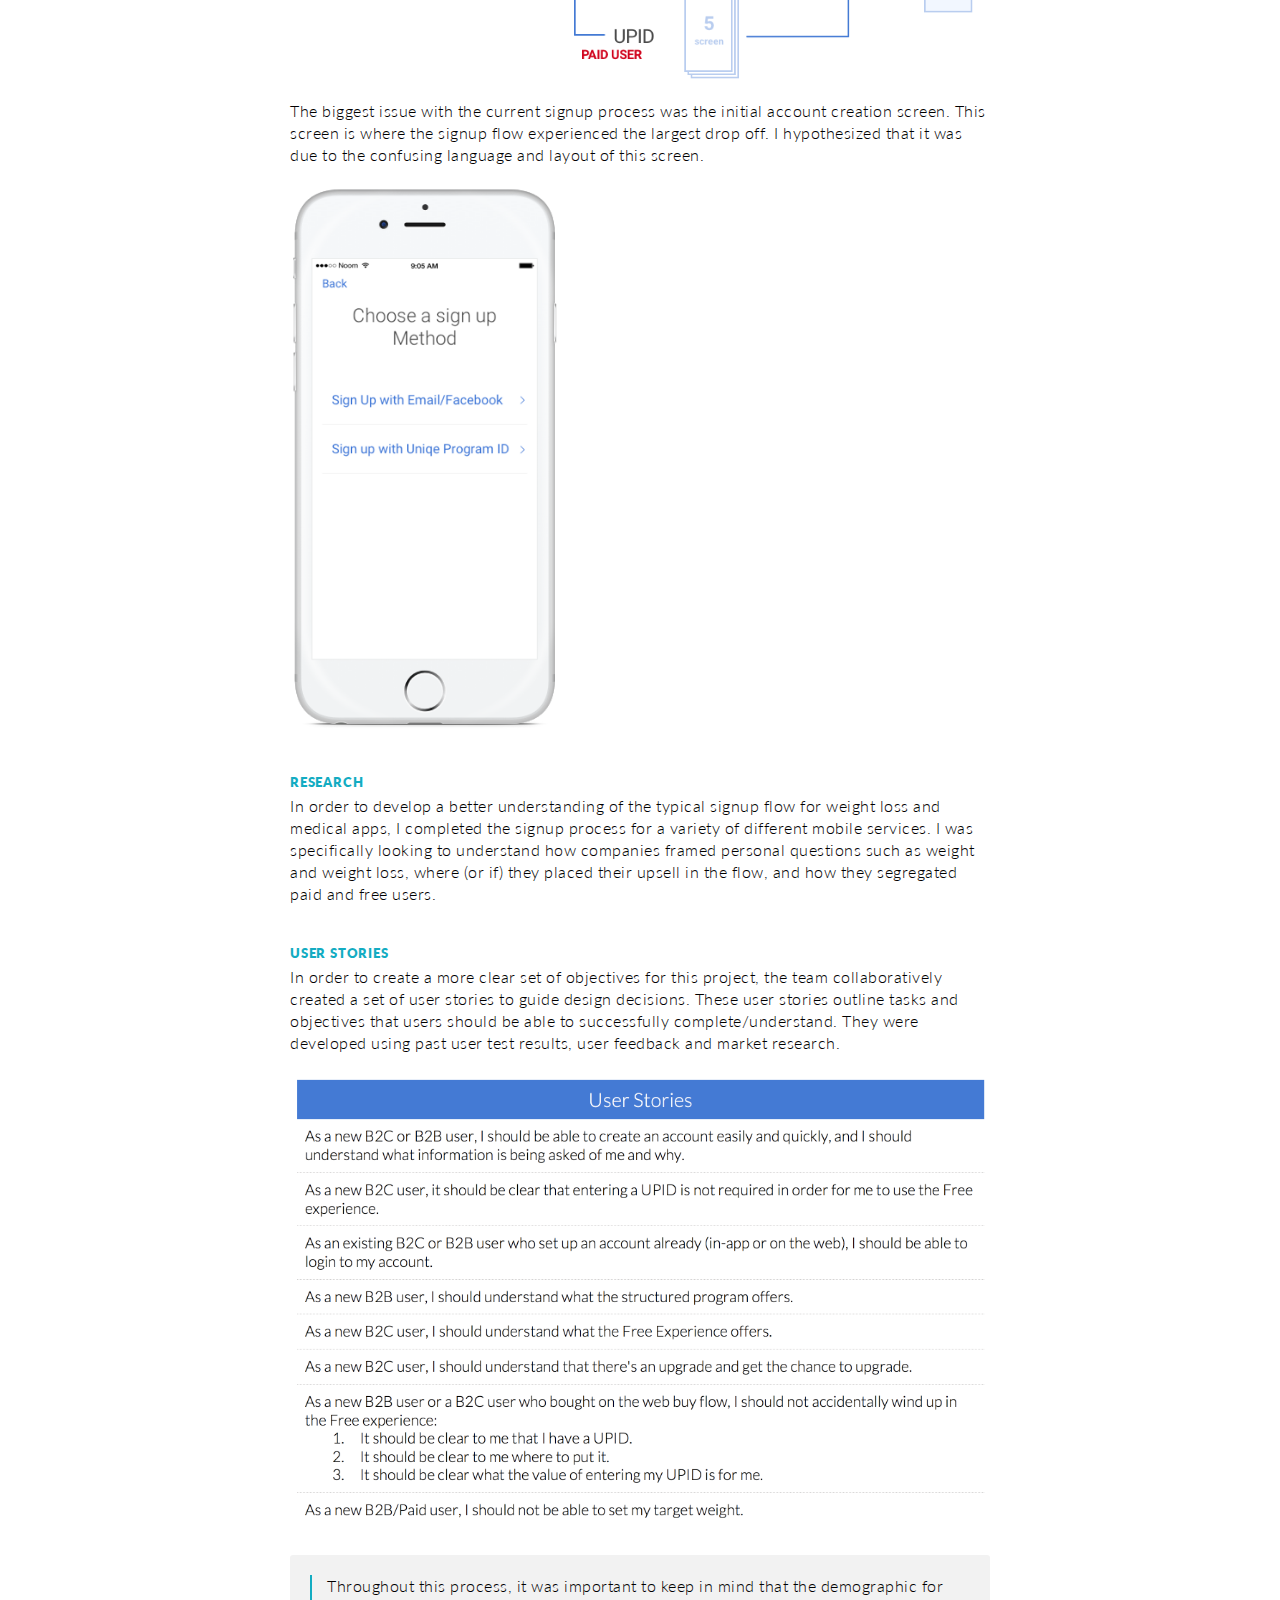
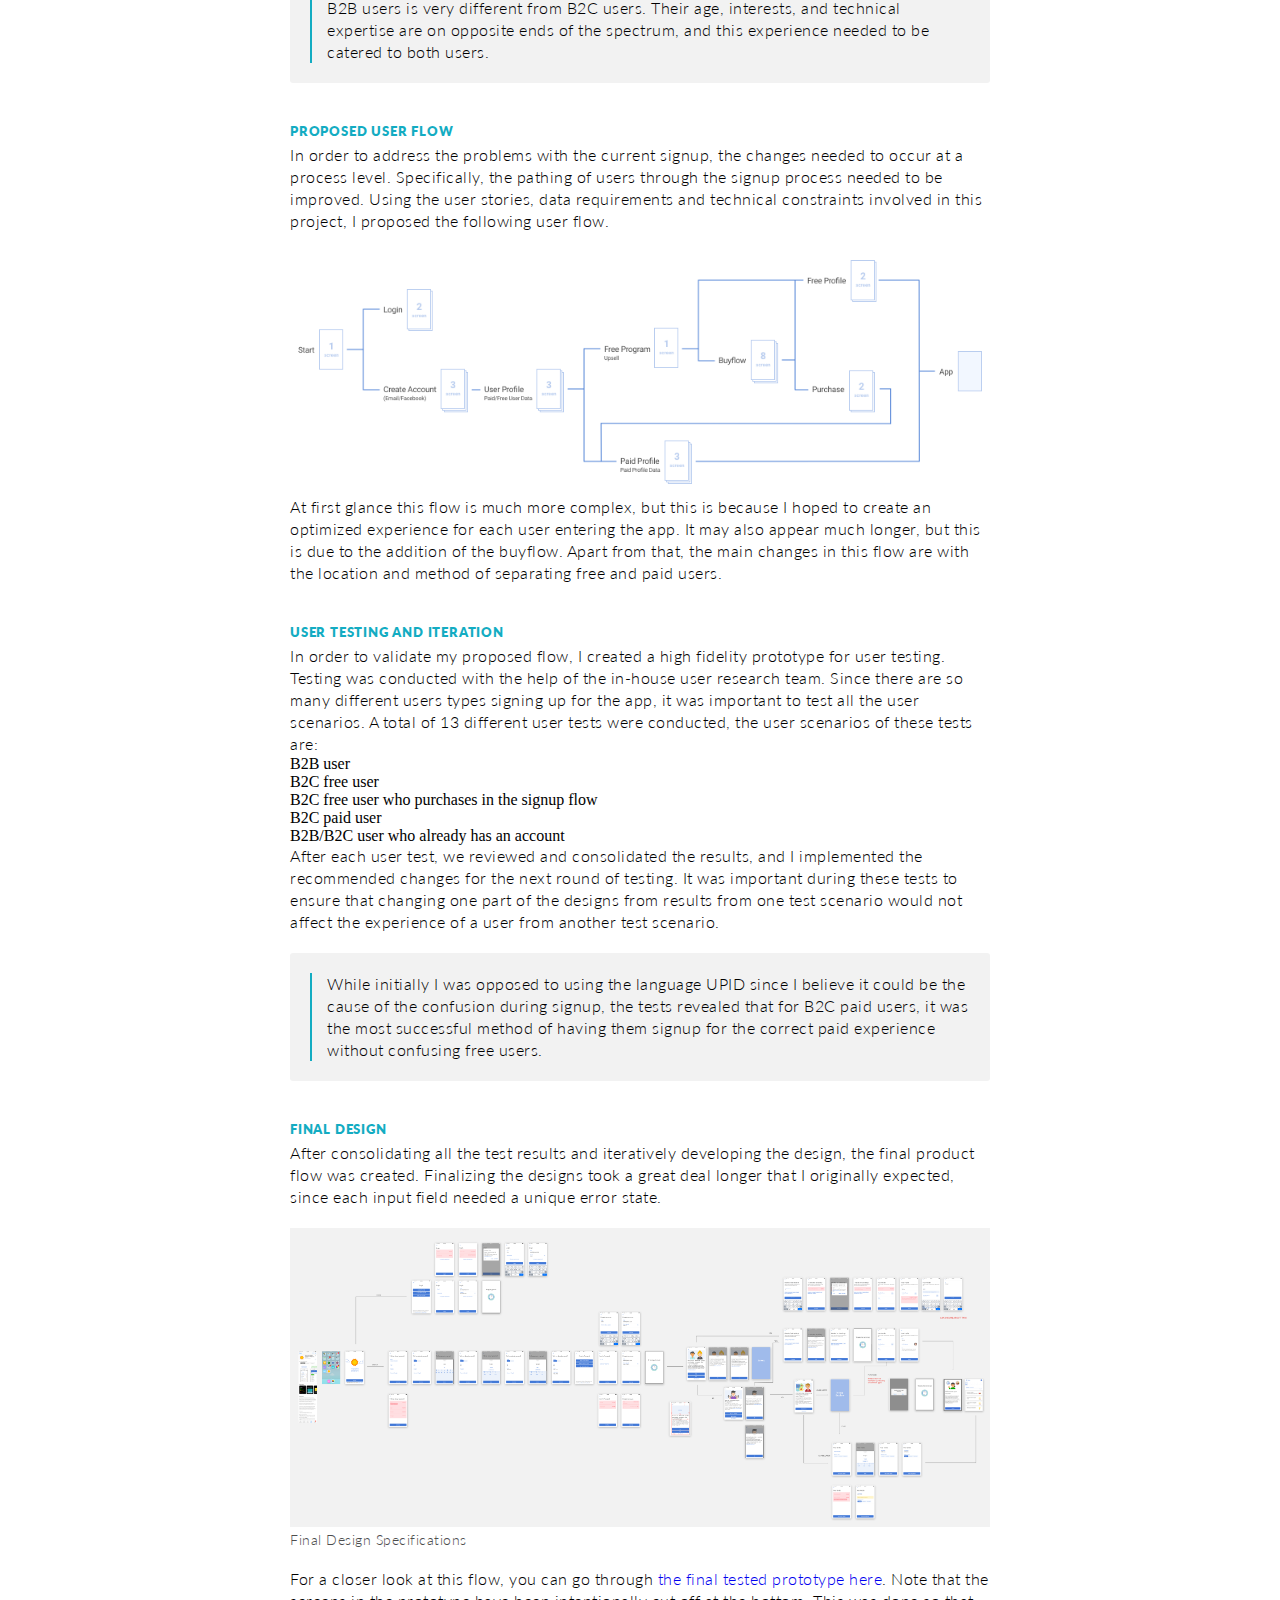
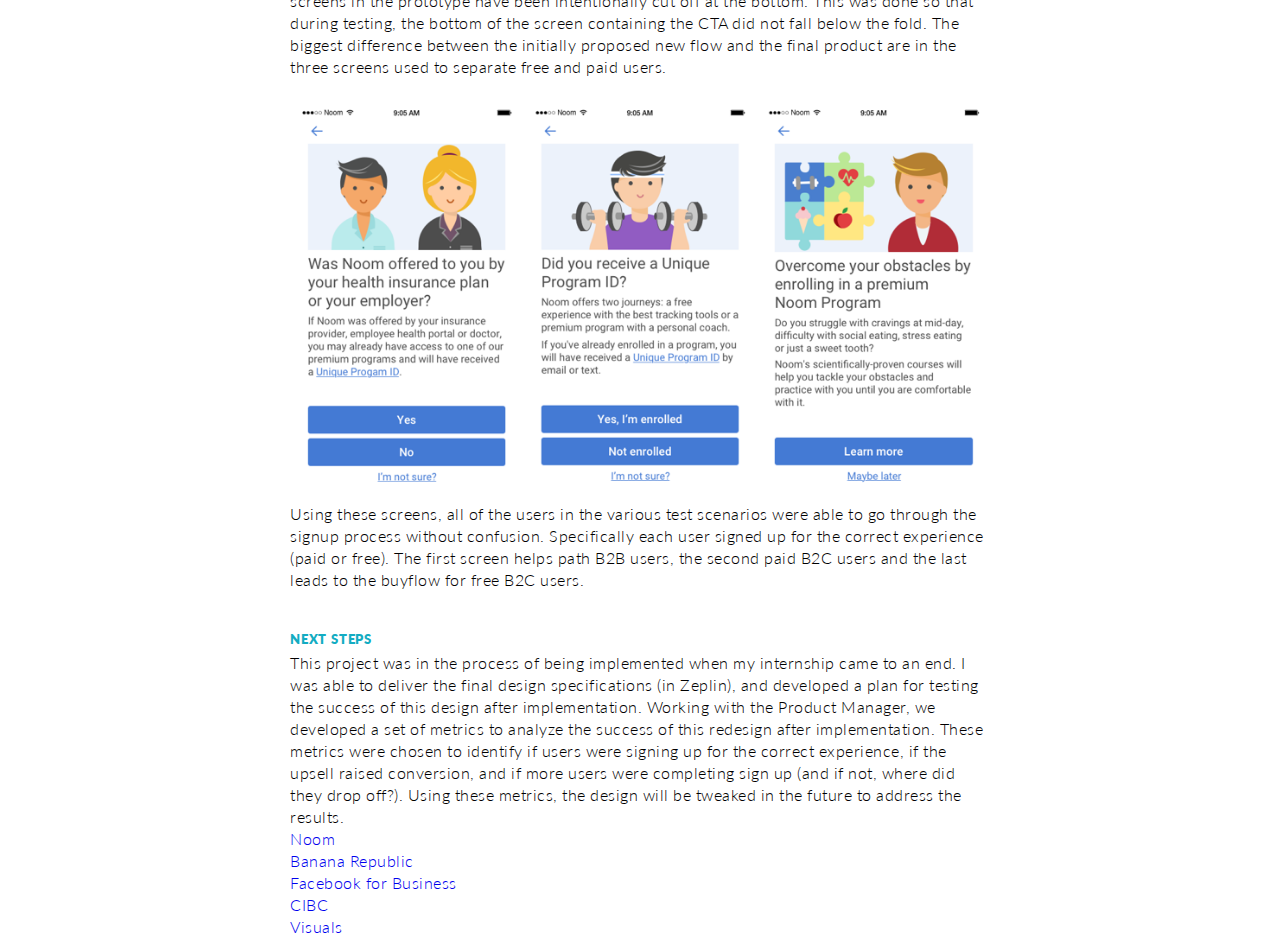
<file: noom.html>
<!DOCTYPE html PUBLIC "-//W3C//DTD XHTML 1.0 Strict//EN" "http://www.w3.org/TR/xhtml1/DTD/xhtml1-strict.dtd">
<html xmlns="http://www.w3.org/1999/xhtml">

<head>
    <title>Meaghan Choi</title>
    <meta http-equiv="content-type" content="text/html; charset=utf-8" />
    <meta name="viewport" content="width=device-width, initial-scale=1">
    <link href='https://fonts.goog
leapis.com/css?family=Crimson+Text:400,700,600' rel='stylesheet' type='text/css'>
    <link href='https://fonts.googleapis.com/css?family=Tinos:400,700|Lato:400,300,300italic,400italic,700,700italic,900,900italic' rel='stylesheet' type='text/css'>
    <link href="style/reset.css" rel="stylesheet" type="text/css">
    <link href="style/main.css" rel="stylesheet" type="text/css">
</head>

<body> 
    <nav id="nav">
        <div class="left  name">
            <a href="index.html">Meaghan Choi</a>
        </div>
        <div class="right">
            <ul class="nav ">
                <li><a href="images/CV.pdf" target="_blank">Resume</a></li>
                <li><a href="contact.html">Contact</a></li>
            </ul>
        </div>
    </nav>
    <div class="main_copy process">
        <div class="circle noom center">
            <img src="images/noom_homepage.jpg" class="face" />
        </div>
        <h2>Noom</h2>
        <p>During my internship at Noom, I worked on a variety of print and digital projects for both internal and external tools and resources. One of my largest undertakings, was the redesign of the in-app signup flow. As the sole product designer on this project, I was responsible for all stages of this process including research, ideation, prototyping and testing.</p>
    </div>
    <div class="slim">
        <div class="constraints">
            <h6>Background</h6>
            <p>Before I get into the nitty gritty of this project, there's a few details you'll need to know.</p>
            <p class="heading"><b>First</b>, Noom has 2 core user groups, B2B and B2C users. B2B users are recommended to Noom programs by their healthcare/insurance providers and are automatically paid users. B2C users are individuals who access Noom directly, and can enter the app as free or paid users. Free users always have the option of enrolling into a paid program.</p>
            <p class="heading"><b>Second</b>, in order to enroll into a paid program, both B2B and B2C users need to input a Unique Program ID (UPID) sent to them when they initially enroll in a paid program.</p>
        </div>
        <div class="constraints">
            <h6>Objective</h6>
            <p>The overall objective of this project was to improve the user experience for all users coming into the app with or without a UPID. The largest problems with the current flow were:
                <ul>
                    <li>The signup is confusing Free users, who are asking for a UPID.</li>
                    <li>Users are downloading the app but not completing signup.</li>
                    <li>New Users entering the program do not know what the program offers nor do they understand the paid programs.</li>
                    <li>The signup is different on IOS/Android making collateral and support confusing for user onboarding. This also makes gathering both reporting and user data very complicated.</li>
                </ul>
            </p>
            <p class="heading">On top of solving some of the problems with the current signup, I was also hoping to incorporate the newly designed buyflow (a second project I was running concurrently) into the signup flow.</p>
            <div class="problem">
                <p>It's important to note that improvements to the onboarding collateral and in-app onboarding were not within the scope of this project.</p>
            </div>
        </div>
        <div class="constraints">
            <h6>Current Flow</h6>
            <p>Upon analysis of the current signup, it was clear that the flow would need to be drastically altered to incorporate the necessary changes to address the problems with the current flow. While the journey itself appears very simple, it is filled with redundant input fields and screens which users indicated were frustrating. Additionally, this over simplified flow provides no context or information about the app to the user.</p>
            <img src="images/noom_currentflow.png" class="full_image">
            <p>The biggest issue with the current signup process was the initial account creation screen. This screen is where the signup flow experienced the largest drop off. I hypothesized that it was due to the confusing language and layout of this screen.</p>
            <div class="center">
              <img src="images/noom_currentselection.png" class="full_image" style="max-width: 270px;">
            </div>
        </div>
        <div class="constraints">
          <h6>Research</h6>
          <p>In order to develop a better understanding of the typical signup flow for weight loss and medical apps, I completed the signup process for a variety of different mobile services. I was specifically looking to understand how companies framed personal questions such as weight and weight loss, where (or if) they placed their upsell in the flow, and how they segregated paid and free users.</p>
        </div>
        <div class="constraints">
            <h6>User Stories</h6>
            <p>In order to create a more clear set of objectives for this project, the team collaboratively created a set of user stories to guide design decisions. These user stories outline tasks and objectives that users should be able to successfully complete/understand. They were developed using past user test results, user feedback and market research.</p>
            <img src="images/noom_userstories.png" class="full_image">
            <div class="problem">
              <p>Throughout this process, it was important to keep in mind that the demographic for B2B users is very different from B2C users. Their age, interests, and technical expertise are on opposite ends of the spectrum, and this experience needed to be catered to both users.</p>
            </div>
        </div>
        <div class="constraints">
            <h6>Proposed User Flow</h6>
            <p>In order to address the problems with the current signup, the changes needed to occur at a process level. Specifically, the pathing of users through the signup process needed to be improved. Using the user stories, data requirements and technical constraints involved in this project, I proposed the following user flow.</p>
            <img src="images/noom_newflow.png" class="full_image" >
            <p>At first glance this flow is much more complex, but this is because I hoped to create an optimized experience for each user entering the app. It may also appear much longer, but this is due to the addition of the buyflow. Apart from that, the main changes in this flow are with the location and method of separating free and paid users.</p>
        </div>
        <div class="constraints">
            <h6>User Testing and Iteration</h6>
            <p>In order to validate my proposed flow, I created a high fidelity prototype for user testing. Testing was conducted with the help of the in-house user research team. Since there are so many different users types signing up for the app, it was important to test all the user scenarios. A total of 13 different user tests were conducted, the user scenarios of these tests are:</p>
            <ul>
              <li>B2B user</li> 
              <li>B2C free user</li> 
              <li>B2C free user who purchases in the signup flow</li>
              <li>B2C paid user</li>
              <li>B2B/B2C user who already has an account</li>
            </ul>
            <p>After each user test, we reviewed and consolidated the results, and I implemented the recommended changes for the next round of testing. It was important during these tests to ensure that changing one part of the designs from results from one test scenario would not affect the experience of a user from another test scenario.</p>
            <div class="problem">
              <p>While initially I was opposed to using the language UPID since I believe it could be the cause of the confusion during signup, the tests revealed that for B2C paid users, it was the most successful method of having them signup for the correct paid experience without confusing free users.
            </div>
        </div>
        <div class="constraints">
            <h6>Final Design</h6>
            <p>After consolidating all the test results and iteratively developing the design, the final product flow was created. Finalizing the designs took a great deal longer that I originally expected, since each input field needed a unique error state.</p>
            <img src="images/noom_finaldesigns.png" class="full_image"/>
            <h5 class="caption">Final Design Specifications</h5>
            <p>For a closer look at this flow, you can go through <a href="https://marvelapp.com/28bhd7a/screen/14040617" target="_blank">the final tested prototype here</a>. Note that the screens in the prototype have been intentionally cut off at the bottom. This was done so that during testing, the bottom of the screen containing the CTA did not fall below the fold. The biggest difference between the initially proposed new flow and the final product are in the three screens used to separate free and paid users.</p>
            <img src="images/noom_mobile.png" class="full_image" >
            <p>Using these screens, all of the users in the various test scenarios were able to go through the signup process without confusion. Specifically each user signed up for the correct experience (paid or free). The first screen helps path B2B users, the second paid B2C users and the last leads to the buyflow for free B2C users.</p>
        </div>
        <div class="constraints">
          <h6>Next Steps</h6>
          <p>This project was in the process of being implemented when my internship came to an end. I was able to deliver the final design specifications (in Zeplin), and developed a plan for testing the success of this design after implementation. Working with the Product Manager, we developed a set of metrics to analyze the success of this redesign after implementation. These metrics were chosen to identify if users were signing up for the correct experience, if the upsell raised conversion, and if more users were completing sign up (and if not, where did they drop off?). Using these metrics, the design will be tweaked in the future to address the results.
        </div>
        <div class="bottom_nav">
            <ul>
                <li><a href="noom.html">Noom</a></li>
                <li><a href="brol.html">Banana Republic</a></li>
                <li><a href="fb4b.html">Facebook for Business</a></li>
                <li><a href="cibc.html">CIBC</a></li>
                <li><a href="td.html">Visuals</a></li>
            </ul>
        </div>
</body>

</html>
</file>
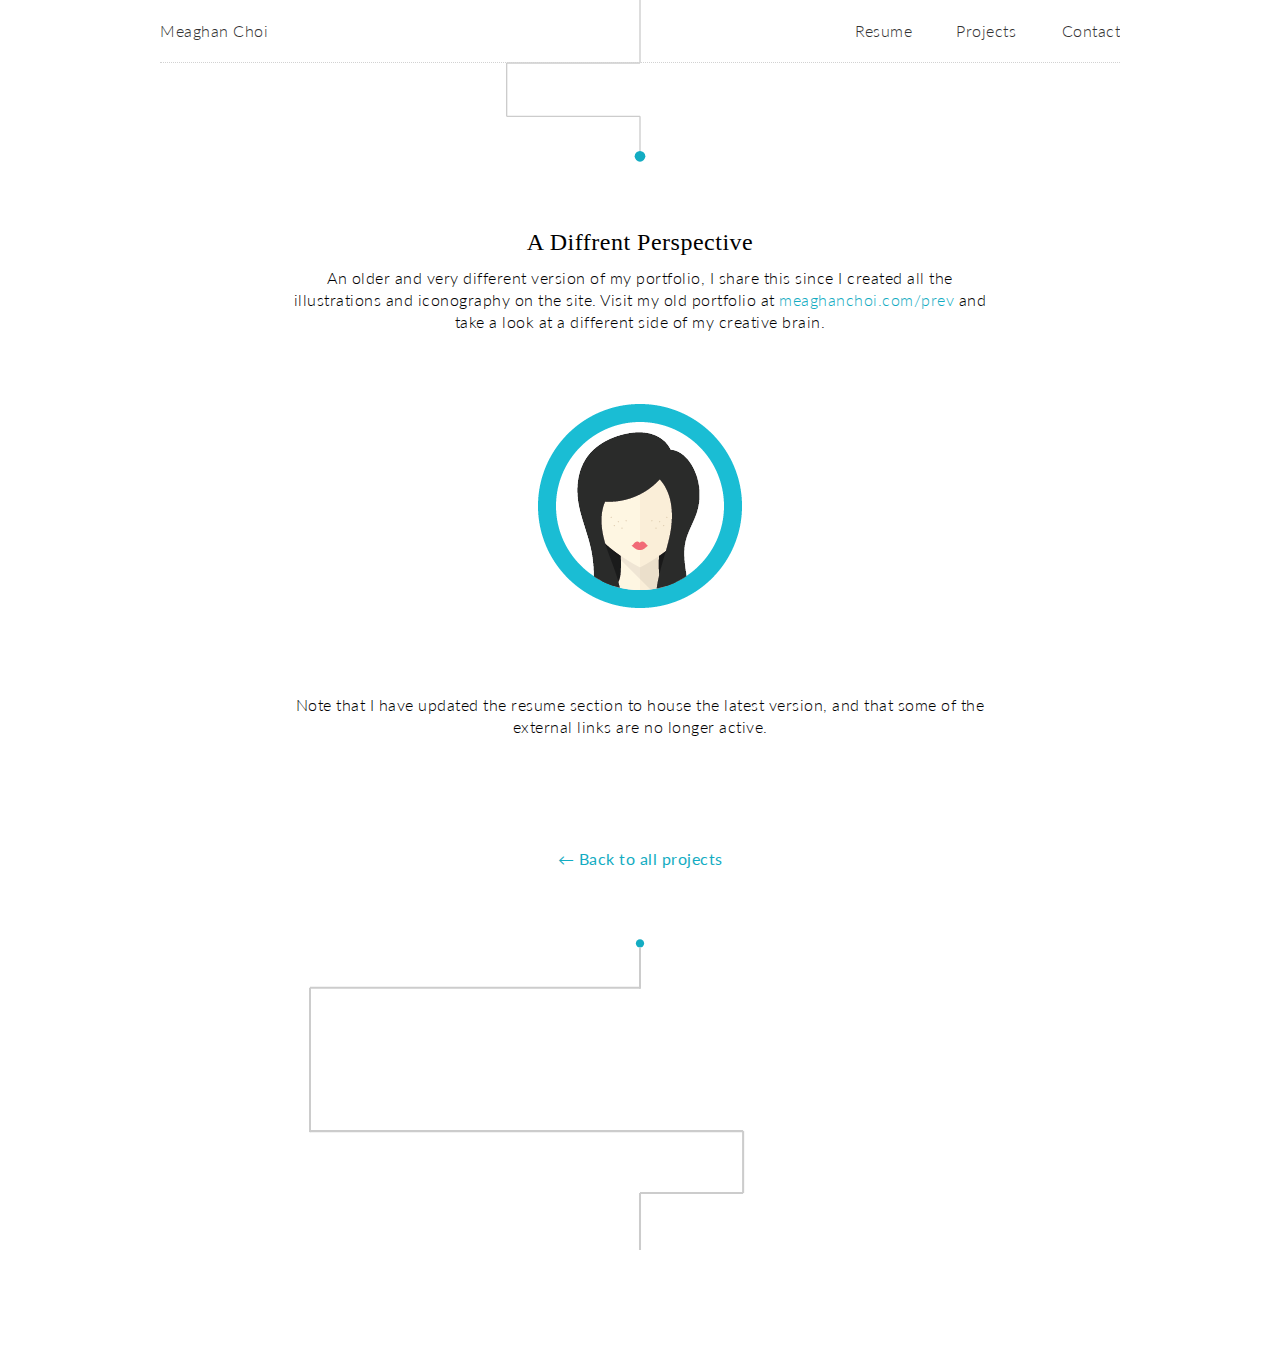
<file: old_portfolio.html>
<!DOCTYPE html PUBLIC "-//W3C//DTD XHTML 1.0 Strict//EN" "http://www.w3.org/TR/xhtml1/DTD/xhtml1-strict.dtd">
<html xmlns="http://www.w3.org/1999/xhtml">

<head>
    <title>Meaghan Choi</title>
    <meta http-equiv="content-type" content="text/html; charset=utf-8" />
    <meta name="viewport" content="width=device-width, initial-scale=1">
    <link href='https://fonts.googleapis.com/css?family=Crimson+Text:400,700,600' rel='stylesheet' type='text/css'>
    <link href='https://fonts.googleapis.com/css?family=Tinos:400,700|Lato:400,300,300italic,400italic,700,700italic,900,900italic' rel='stylesheet' type='text/css'>
    <link href="style/reset.css" rel="stylesheet" type="text/css">
    <link href="style/main.css" rel="stylesheet" type="text/css">
</head>

<body>
  <div class="contact">
  <nav id="nav">
    <div class="left  name">
      <a href="index.html">Meaghan Choi</a>
    </div>
    <div class="right">
      <ul class="nav ">
        <li><a href="images/CV.pdf" target="_blank">Resume</a></li>
        <li><a href="projects.html">Projects</a></li>
        <li><a href="contact.html">Contact</a></li>
      </ul>
    </div>
  </nav>
  <div class="stroke" style="margin-top: -80px;">
      <svg viewBox="0 0 960 150" >
        <g transform="translate(480,0)">
          <g fill="none" stroke="#ccc" stroke-width="1">
            <line x1="0" y1="0" x2="0" y2="60" />
          </g>
        </g>
        <g transform="translate(480,60)">
          <g  fill="none" stroke="#ccc" stroke-width="1">
            <line x1="0" y1="0" x2="-100" y2="0" />
          </g>
        </g>
        <g transform="translate(380,60)">
          <g fill="none" stroke="#ccc" stroke-width="1">
            <line x1="0" y1="0" x2="0" y2="40" />
          </g>
        </g>
        <g transform="translate(380,100)">
          <g fill="none" stroke="#ccc" stroke-width="1">
            <line x1="0" y1="0" x2="100" y2="0" />
          </g>
        </g>
          <g transform="translate(480,100)">
          <g fill="none" stroke="#ccc" stroke-width="1">
            <line x1="0" y1="0" x2="0" y2="30" />
          </g>
        </g>
          <g fill="#13acc2">
            <circle cx="480" cy="130" r="4" />
          </g>
      </svg>
    </div>

  <div class="main" style="margin-top: 0px;">
    <div class="intro">
      <h2>A Diffrent Perspective</h2>
      <p>An older and very different version of my portfolio, I share this since I created all the illustrations and iconography on the site. Visit my old portfolio at <a href="http://meaghanchoi.com/" target="_blank" class="dev_link">meaghanchoi.com/prev</a> and take a look at a different side of my creative brain.</p>
    </div>
    <div class="section space">
      <div class="slim">
      <img src="images/old_portfolio1.png" class="full_image">
      </div>
    </div>
    
    <div class="section">
      <div class="slim">
        <p>Note that I have updated the resume section to house the latest version, and that some of the external links are no longer active.</p>
      </div>
    </div>
    <div class="go_back">
      <a href="projects.html">
        &#8592; Back to all projects
      </a>
    </div>
    <svg viewBox="0 0 960 310" >
      <g fill="#13acc2">
          <circle cx="480" cy="13" r="4" />
        </g>
      <g transform="translate(480,17)">
        <g fill="none" stroke="#ccc" stroke-width="2">
          <line x1="0" y1="0" x2="0" y2="40" />
        </g>
      </g>
      <g transform="translate(480,56)">
        <g fill="none" stroke="#ccc" stroke-width="2">
          <line x1="0" y1="0" x2="-320" y2="0" />
        </g>
      </g>
      <g transform="translate(160,56)">
       <g fill="none" stroke="#ccc" stroke-width="2">
          <line x1="0" y1="0" x2="0" y2="140"/>
        </g>
      </g>
      <g transform="translate(160,195)">
        <g fill="none" stroke="#ccc" stroke-width="2">
          <line x1="0" y1="0" x2="420" y2="0"/>
        </g>
      </g>
      <g transform="translate(580,195)">
        <g fill="none" stroke="#ccc" stroke-width="2">
          <line x1="0" y1="0" x2="0" y2="60"/>
        </g>
      </g>
      <g transform="translate(580,255)">
        <g fill="none" stroke="#ccc" stroke-width="2">
          <line x1="0" y1="0" x2="-100" y2="0"/>
        </g>
      </g>
      <g transform="translate(480,255)">
        <g fill="none" stroke="#ccc" stroke-width="2">
          <line x1="0" y1="0" x2="0" y2="600"/>
        </g>
      </g>
    </svg>
  </div>
</div>
    <footer>
  </footer>
</body>

</html>
</file>
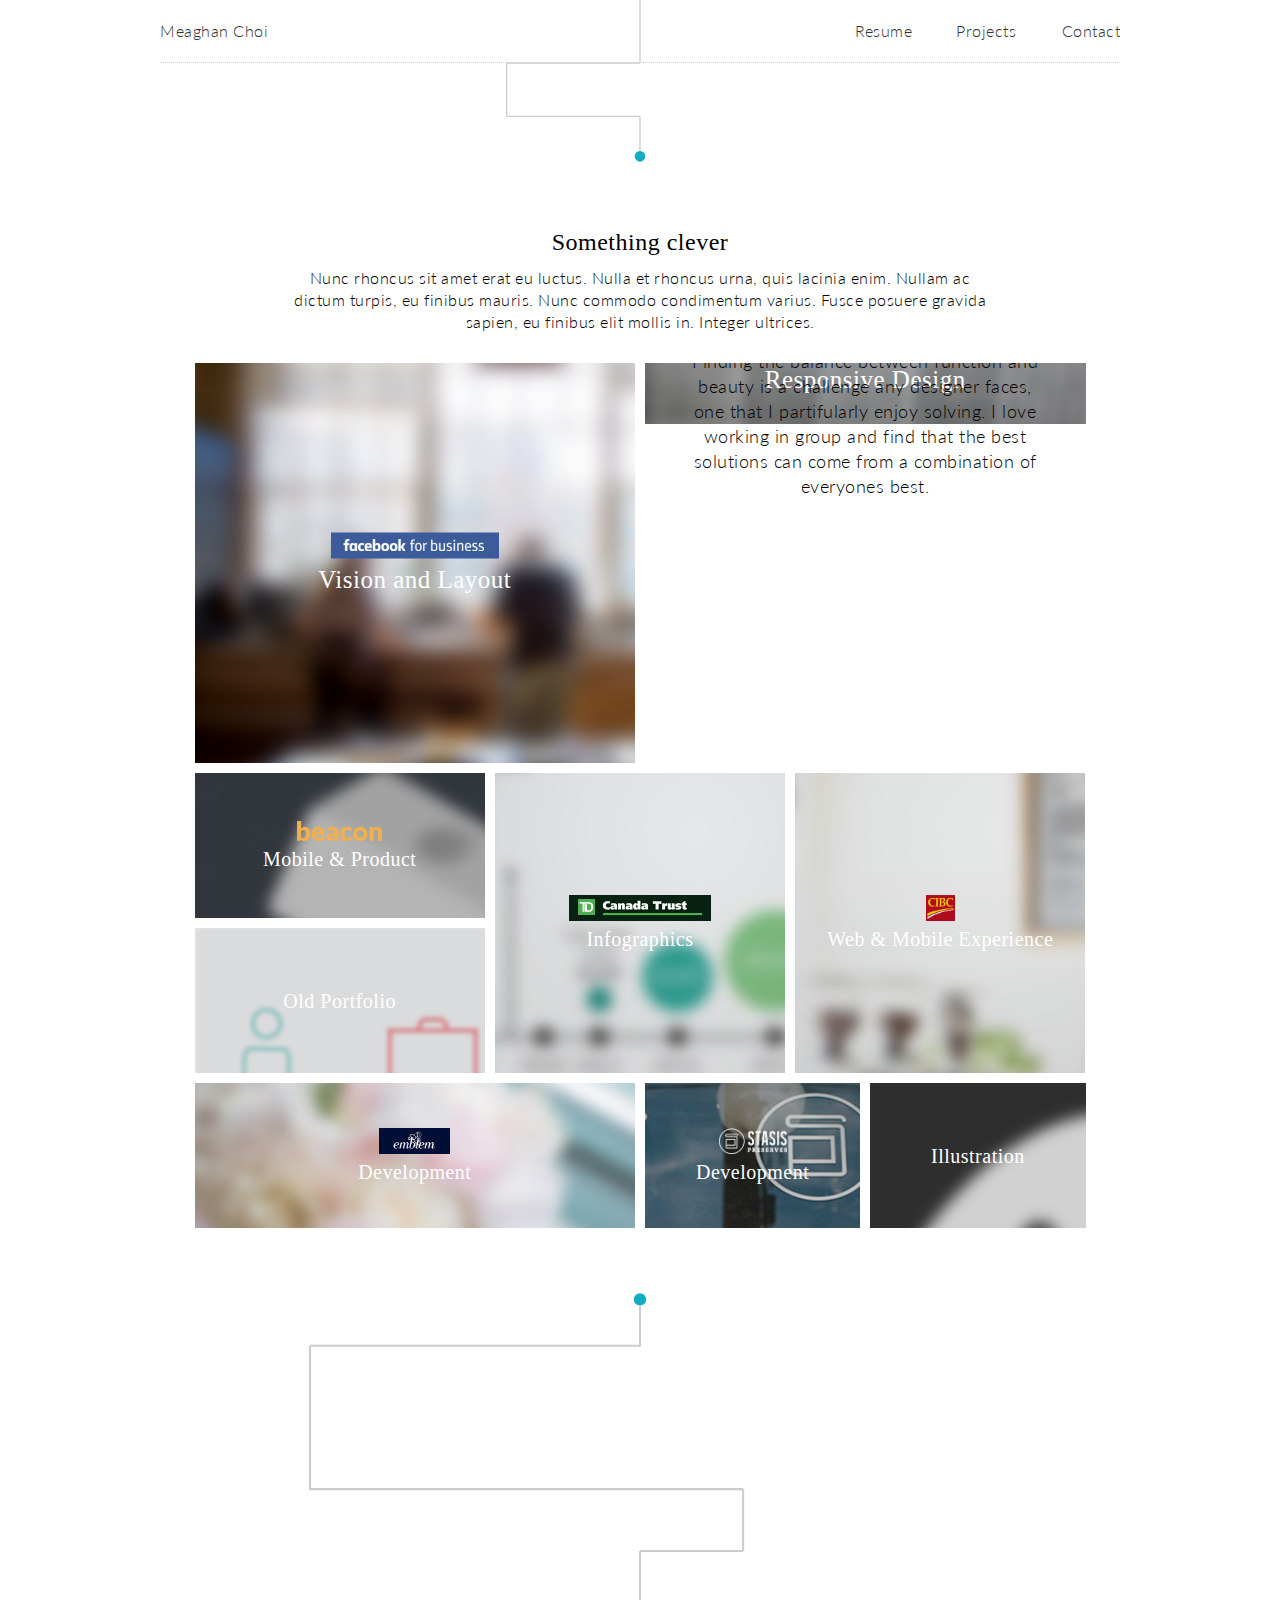
<file: projects.html>
<!DOCTYPE html PUBLIC "-//W3C//DTD XHTML 1.0 Strict//EN" "http://www.w3.org/TR/xhtml1/DTD/xhtml1-strict.dtd">
<html xmlns="http://www.w3.org/1999/xhtml">

<head>
    <title>Meaghan Choi</title>
    <meta http-equiv="content-type" content="text/html; charset=utf-8" />
    <meta name="viewport" content="width=device-width, initial-scale=1">
    <link href='https://fonts.googleapis.com/css?family=Crimson+Text:400,700,600' rel='stylesheet' type='text/css'>
    <link href='https://fonts.googleapis.com/css?family=Tinos:400,700|Lato:400,300,300italic,400italic,700,700italic,900,900italic' rel='stylesheet' type='text/css'>
    <link href="style/reset.css" rel="stylesheet" type="text/css">
    <link href="style/main.css" rel="stylesheet" type="text/css">
</head>

<body>
  <nav id="nav">
    <div class="left name">
      <a href="index.html">Meaghan Choi</a>
    </div>
    <div class="right">
      <ul class="nav">
        <li><a href="images/CV.pdf">Resume</a></li>
        <li><a href="projects.html">Projects</a></li>
        <li><a href="#">Contact</a></li>
      </ul>
    </div>
  </nav>
  <div class="stroke" style="margin-top: -80px;">
      <svg viewBox="0 0 960 150" >
        <g transform="translate(480,0)">
          <g fill="none" stroke="#ccc" stroke-width="1">
            <line x1="0" y1="0" x2="0" y2="60" />
          </g>
        </g>
        <g transform="translate(480,60)">
          <g  fill="none" stroke="#ccc" stroke-width="1">
            <line x1="0" y1="0" x2="-100" y2="0" />
          </g>
        </g>
        <g transform="translate(380,60)">
          <g fill="none" stroke="#ccc" stroke-width="1">
            <line x1="0" y1="0" x2="0" y2="40" />
          </g>
        </g>
        <g transform="translate(380,100)">
          <g fill="none" stroke="#ccc" stroke-width="1">
            <line x1="0" y1="0" x2="100" y2="0" />
          </g>
        </g>
          <g transform="translate(480,100)">
          <g fill="none" stroke="#ccc" stroke-width="1">
            <line x1="0" y1="0" x2="0" y2="30" />
          </g>
        </g>
          <g fill="#13acc2">
            <circle cx="480" cy="130" r="4" />
          </g>
      </svg>
    </div>
  <div class="main" >
    <div class="intro">
      <h2>Something clever</h2>
      <p>Nunc rhoncus sit amet erat eu luctus. Nulla et rhoncus urna, quis lacinia enim. Nullam ac dictum turpis, eu finibus mauris. Nunc commodo condimentum varius. Fusce posuere gravida sapien, eu finibus elit mollis in. Integer ultrices.</p>
    </div>
    <div class="work">
      <div class="row">
        <div class="two portfolio_bg lg" style="background-image: url(images/fb4b_homepage.png);">
          <div class="label">
            <img src="images/fb4b_logo.png" class="logo"/>
            <h4 class="featured">Vision and Layout</h4>
          </div>
        </div>
        <div class="two last">
          <div class="portfolio_bg lg_half" style="background-image: url(images/br_homepage.png);">
             <div class="label">
              <img src="images/br_logo.png" class="logo"/>
              <h4 class="featured">Responsive Design</h4>
             </div>
          </div>
          <div class="lg_half last">
            <h3 class="portfolio_copy">Finding the balance between function and beauty is a challenge any designer faces, one that I partifularly enjoy solving. I love working in group and find that the best solutions can come from a combination of everyones best.</h3>
          </div>
        </div>
      </div>
      <div class="row">
        <div class="three">
          <div class="portfolio_bg sm_half" style="background-image: url(images/beacon_homepage.png);">
            <div class="label">
              <img src="images/beacon_logo.png" class="logo" style="height: 20px;"/>
              <h4>Mobile & Product</h4>
             </div>
          </div>
          <div class="portfolio_bg sm_half last" style="background-image: url(images/old_portfolio.png);">
            <div class="label">
              <h4>Old Portfolio</h4>
             </div>
          </div>
        </div>
        <div class="three portfolio_bg sm" style="background-image: url(images/infographic_homepage.png);" > 
          <div class="label">
            <img src="images/td_logo.png" class="logo"/>
            <h4>Infographics</h4>
          </div>
        </div>
        <div class="three portfolio_bg sm last" style="background-image: url(images/cibc_homepage.png);"> 
          <div class="label">
            <img src="images/cibc_logo.png" class="logo"/>
            <h4>Web & Mobile Experience</h4>
          </div>
        </div>
      </div>
      <div class="row">
      <div class="two portfolio_bg sm_half" style="background-image: url(images/emblem_homepage.png);">
        <div class="label">
          <img src="images/emblem_logo.png" class="logo"/>
          <h4>Development</h4>
        </div>
      </div>
      <div class="two last">
        <div class="two portfolio_bg sm_half" style="background-image: url(images/stasis_homepage.png);">
          <div class="label">
            <img src="images/stasis_logo.png" class="logo"/>
            <h4>Development</h4>
          </div>
        </div>
        <div class="two portfolio_bg last sm_half" style="background-image: url(images/gif_homepage.png);">
          <div class="label">
            <h4>Illustration</h4>
          </div>
        </div>
      </div>
      </div>
    </div>
        <svg viewBox="0 0 960 310" >
      <g fill="#13acc2">
          <circle cx="480" cy="11" r="6" />
        </g>
      <g transform="translate(480,17)">
        <g fill="none" stroke="#ccc" stroke-width="2">
          <line x1="0" y1="0" x2="0" y2="40" />
        </g>
      </g>
      <g transform="translate(480,56)">
        <g fill="none" stroke="#ccc" stroke-width="2">
          <line x1="0" y1="0" x2="-320" y2="0" />
        </g>
      </g>
      <g transform="translate(160,56)">
       <g fill="none" stroke="#ccc" stroke-width="2">
          <line x1="0" y1="0" x2="0" y2="140"/>
        </g>
      </g>
      <g transform="translate(160,195)">
        <g fill="none" stroke="#ccc" stroke-width="2">
          <line x1="0" y1="0" x2="420" y2="0"/>
        </g>
      </g>
      <g transform="translate(580,195)">
        <g fill="none" stroke="#ccc" stroke-width="2">
          <line x1="0" y1="0" x2="0" y2="60"/>
        </g>
      </g>
      <g transform="translate(580,255)">
        <g fill="none" stroke="#ccc" stroke-width="2">
          <line x1="0" y1="0" x2="-100" y2="0"/>
        </g>
      </g>
      <g transform="translate(480,255)">
        <g fill="none" stroke="#ccc" stroke-width="2">
          <line x1="0" y1="0" x2="0" y2="600"/>
        </g>
      </g>
    </svg>
  </div>
    <footer>
  </footer>
</body>

</html>
</file>
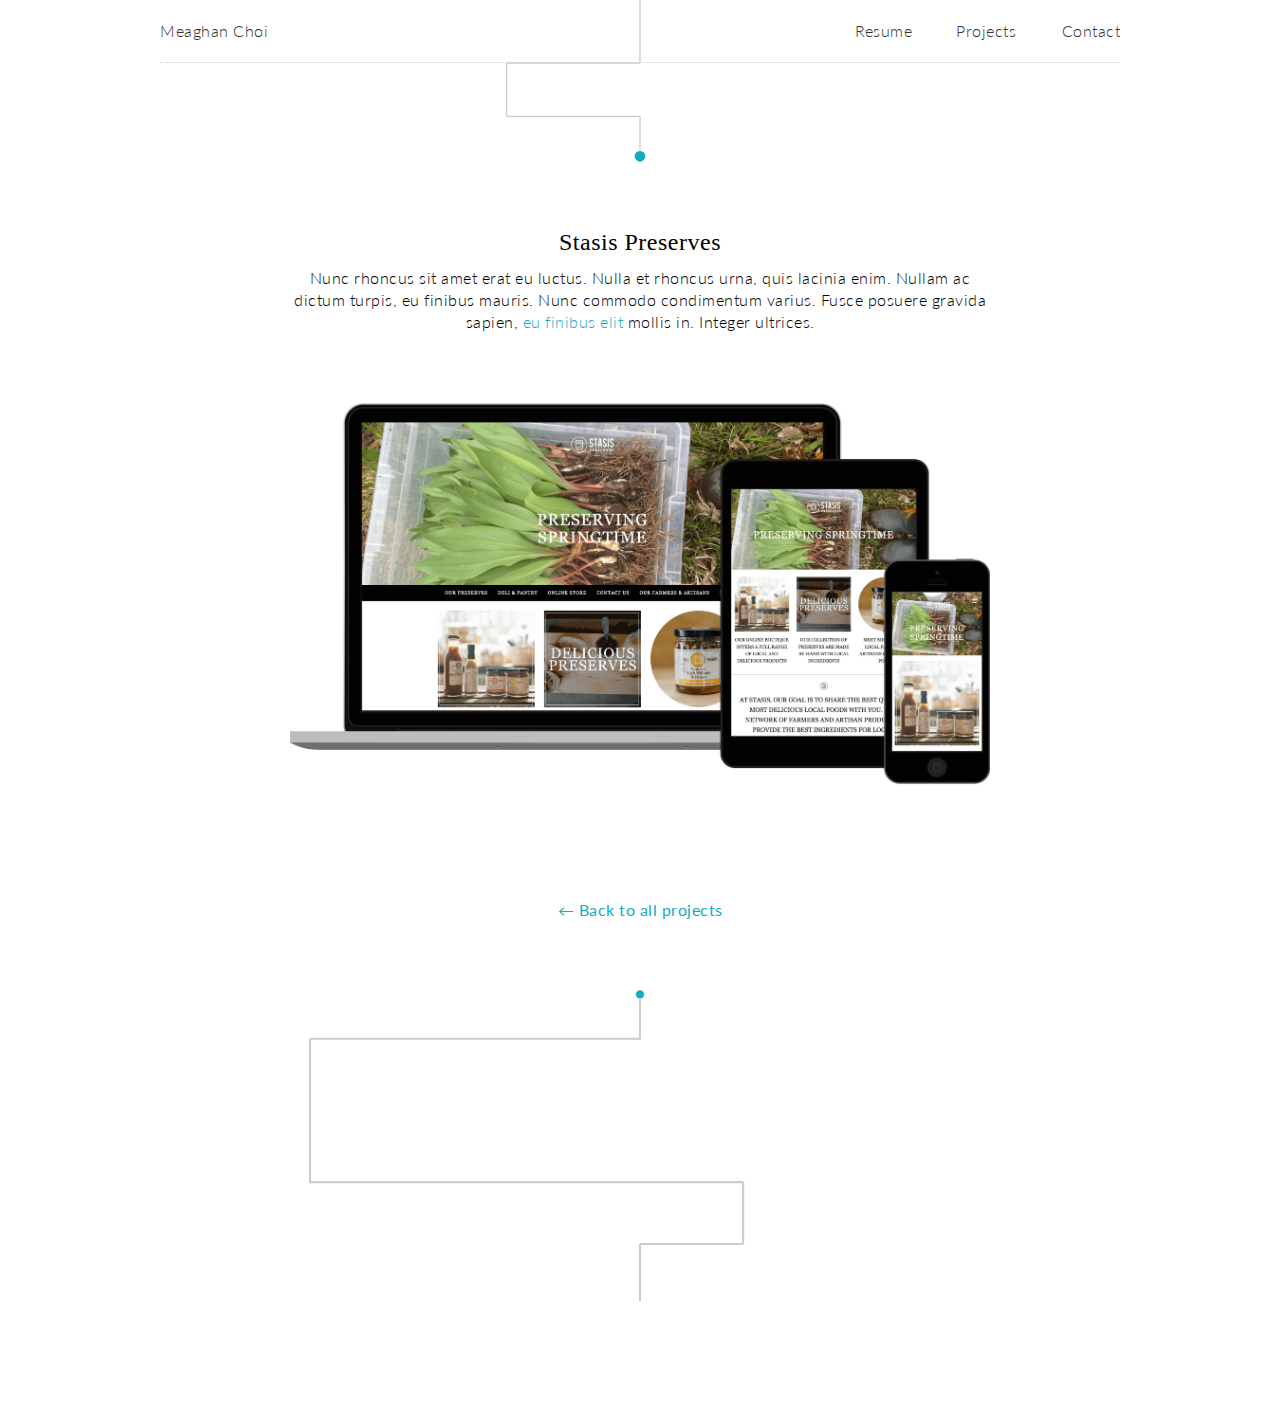
<file: stasis.html>
<!DOCTYPE html PUBLIC "-//W3C//DTD XHTML 1.0 Strict//EN" "http://www.w3.org/TR/xhtml1/DTD/xhtml1-strict.dtd">
<html xmlns="http://www.w3.org/1999/xhtml">

<head>
    <title>Meaghan Choi</title>
    <meta http-equiv="content-type" content="text/html; charset=utf-8" />
    <meta name="viewport" content="width=device-width, initial-scale=1">
    <link href='https://fonts.googleapis.com/css?family=Crimson+Text:400,700,600' rel='stylesheet' type='text/css'>
    <link href='https://fonts.googleapis.com/css?family=Tinos:400,700|Lato:400,300,300italic,400italic,700,700italic,900,900italic' rel='stylesheet' type='text/css'>
    <link href="style/reset.css" rel="stylesheet" type="text/css">
    <link href="style/main.css" rel="stylesheet" type="text/css">
</head>

<body>
  <div class="contact">
  <nav id="nav">
    <div class="left  name">
      <a href="index.html">Meaghan Choi</a>
    </div>
    <div class="right">
      <ul class="nav ">
        <li><a href="images/CV.pdf" target="_blank">Resume</a></li>
        <li><a href="projects.html">Projects</a></li>
        <li><a href="contact.html">Contact</a></li>
      </ul>
    </div>
  </nav>
  <div class="stroke" style="margin-top: -80px;">
      <svg viewBox="0 0 960 150" >
        <g transform="translate(480,0)">
          <g fill="none" stroke="#ccc" stroke-width="1">
            <line x1="0" y1="0" x2="0" y2="60" />
          </g>
        </g>
        <g transform="translate(480,60)">
          <g  fill="none" stroke="#ccc" stroke-width="1">
            <line x1="0" y1="0" x2="-100" y2="0" />
          </g>
        </g>
        <g transform="translate(380,60)">
          <g fill="none" stroke="#ccc" stroke-width="1">
            <line x1="0" y1="0" x2="0" y2="40" />
          </g>
        </g>
        <g transform="translate(380,100)">
          <g fill="none" stroke="#ccc" stroke-width="1">
            <line x1="0" y1="0" x2="100" y2="0" />
          </g>
        </g>
          <g transform="translate(480,100)">
          <g fill="none" stroke="#ccc" stroke-width="1">
            <line x1="0" y1="0" x2="0" y2="30" />
          </g>
        </g>
          <g fill="#13acc2">
            <circle cx="480" cy="130" r="4" />
          </g>
      </svg>
    </div>

  <div class="main" style="margin-top: 0px;">
    <div class="intro">
      <h2>Stasis Preserves</h2>
      <p>Nunc rhoncus sit amet erat eu luctus. Nulla et rhoncus urna, quis lacinia enim. Nullam ac dictum turpis, eu finibus mauris. Nunc commodo condimentum varius. Fusce posuere gravida sapien, <a href="http://stasispreserves.com/" class="dev_link">eu finibus elit</a> mollis in. Integer ultrices.</p>
    </div>

     <div class="section space">
      <div class="slim">
      <img src="images/stasis.png" class="full_image">
      </div>
    </div>
    <div class="go_back">
      <a href="projects.html">
        &#8592; Back to all projects
      </a>
    </div>
    
    <svg viewBox="0 0 960 310" >
      <g fill="#13acc2">
          <circle cx="480" cy="13" r="4" />
        </g>
      <g transform="translate(480,17)">
        <g fill="none" stroke="#ccc" stroke-width="2">
          <line x1="0" y1="0" x2="0" y2="40" />
        </g>
      </g>
      <g transform="translate(480,56)">
        <g fill="none" stroke="#ccc" stroke-width="2">
          <line x1="0" y1="0" x2="-320" y2="0" />
        </g>
      </g>
      <g transform="translate(160,56)">
       <g fill="none" stroke="#ccc" stroke-width="2">
          <line x1="0" y1="0" x2="0" y2="140"/>
        </g>
      </g>
      <g transform="translate(160,195)">
        <g fill="none" stroke="#ccc" stroke-width="2">
          <line x1="0" y1="0" x2="420" y2="0"/>
        </g>
      </g>
      <g transform="translate(580,195)">
        <g fill="none" stroke="#ccc" stroke-width="2">
          <line x1="0" y1="0" x2="0" y2="60"/>
        </g>
      </g>
      <g transform="translate(580,255)">
        <g fill="none" stroke="#ccc" stroke-width="2">
          <line x1="0" y1="0" x2="-100" y2="0"/>
        </g>
      </g>
      <g transform="translate(480,255)">
        <g fill="none" stroke="#ccc" stroke-width="2">
          <line x1="0" y1="0" x2="0" y2="600"/>
        </g>
      </g>
    </svg>
  </div>
</div>
    <footer>
  </footer>
</body>

</html>
</file>
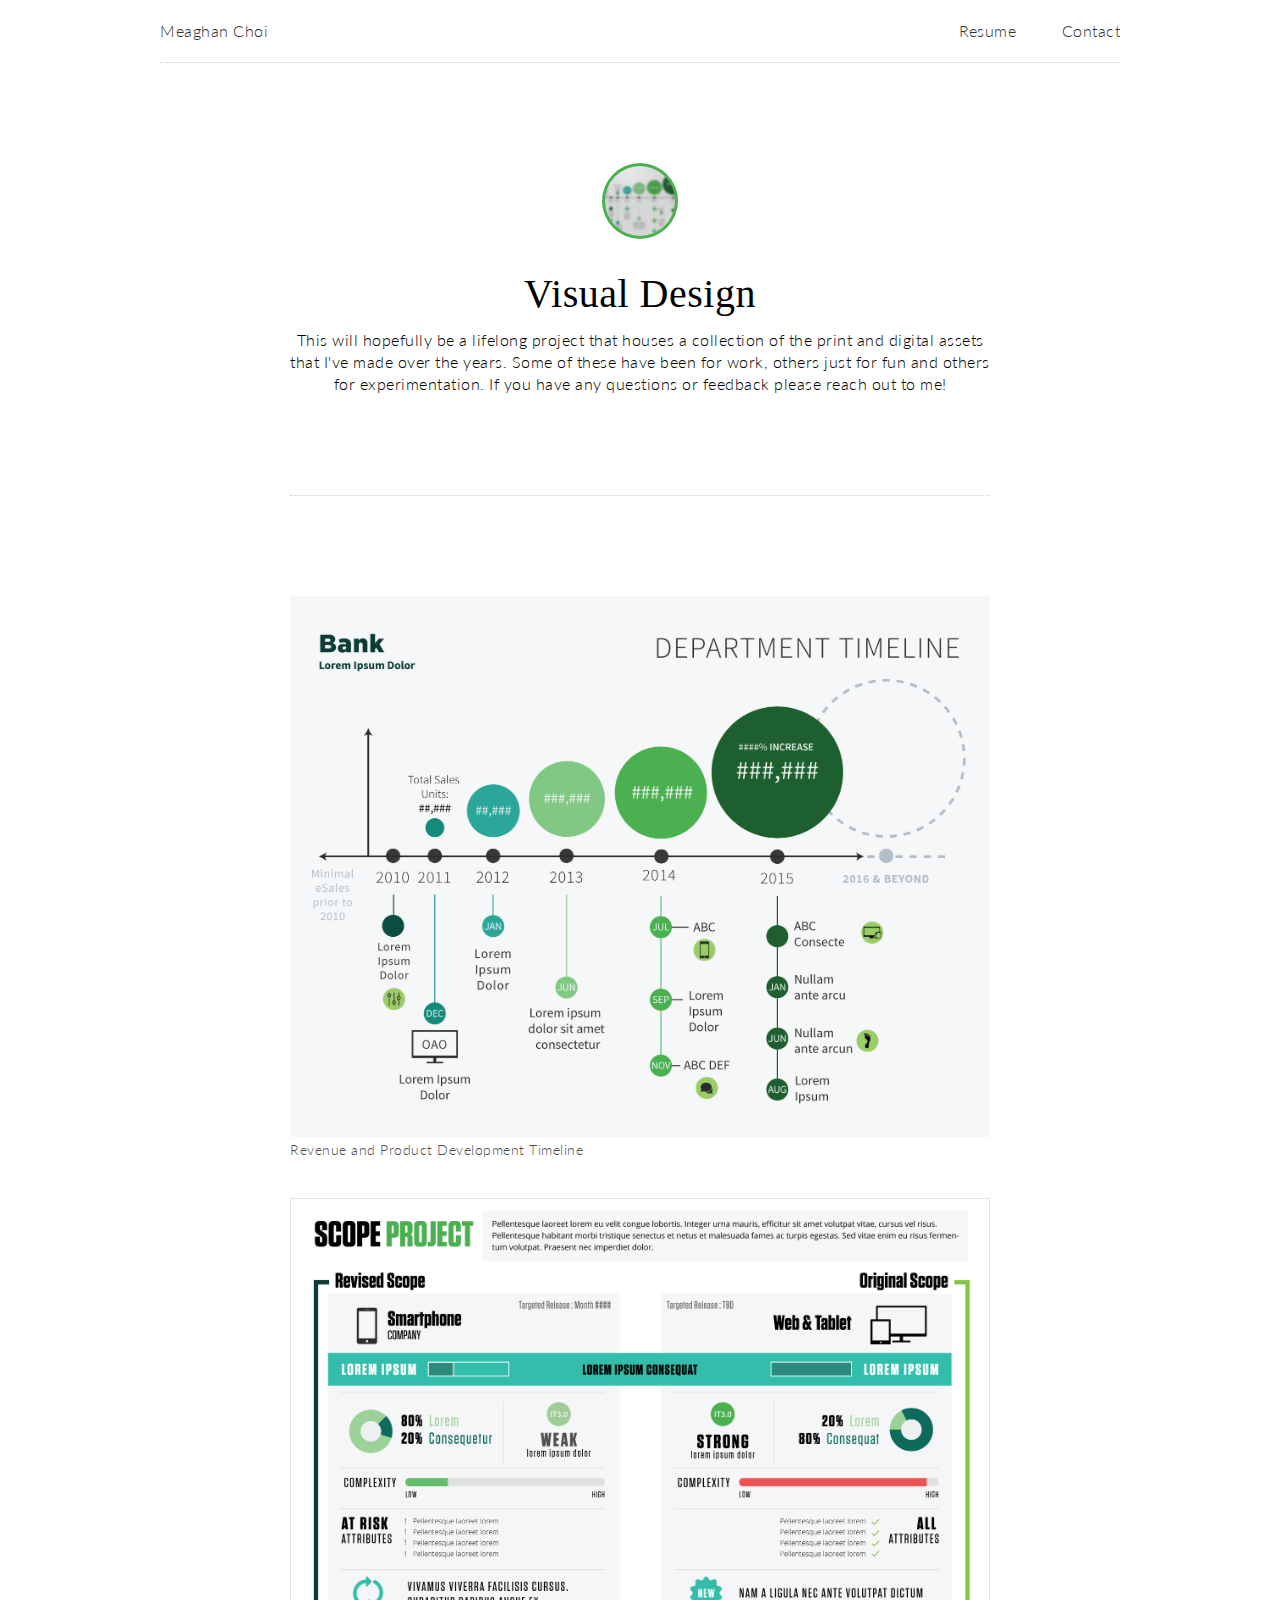
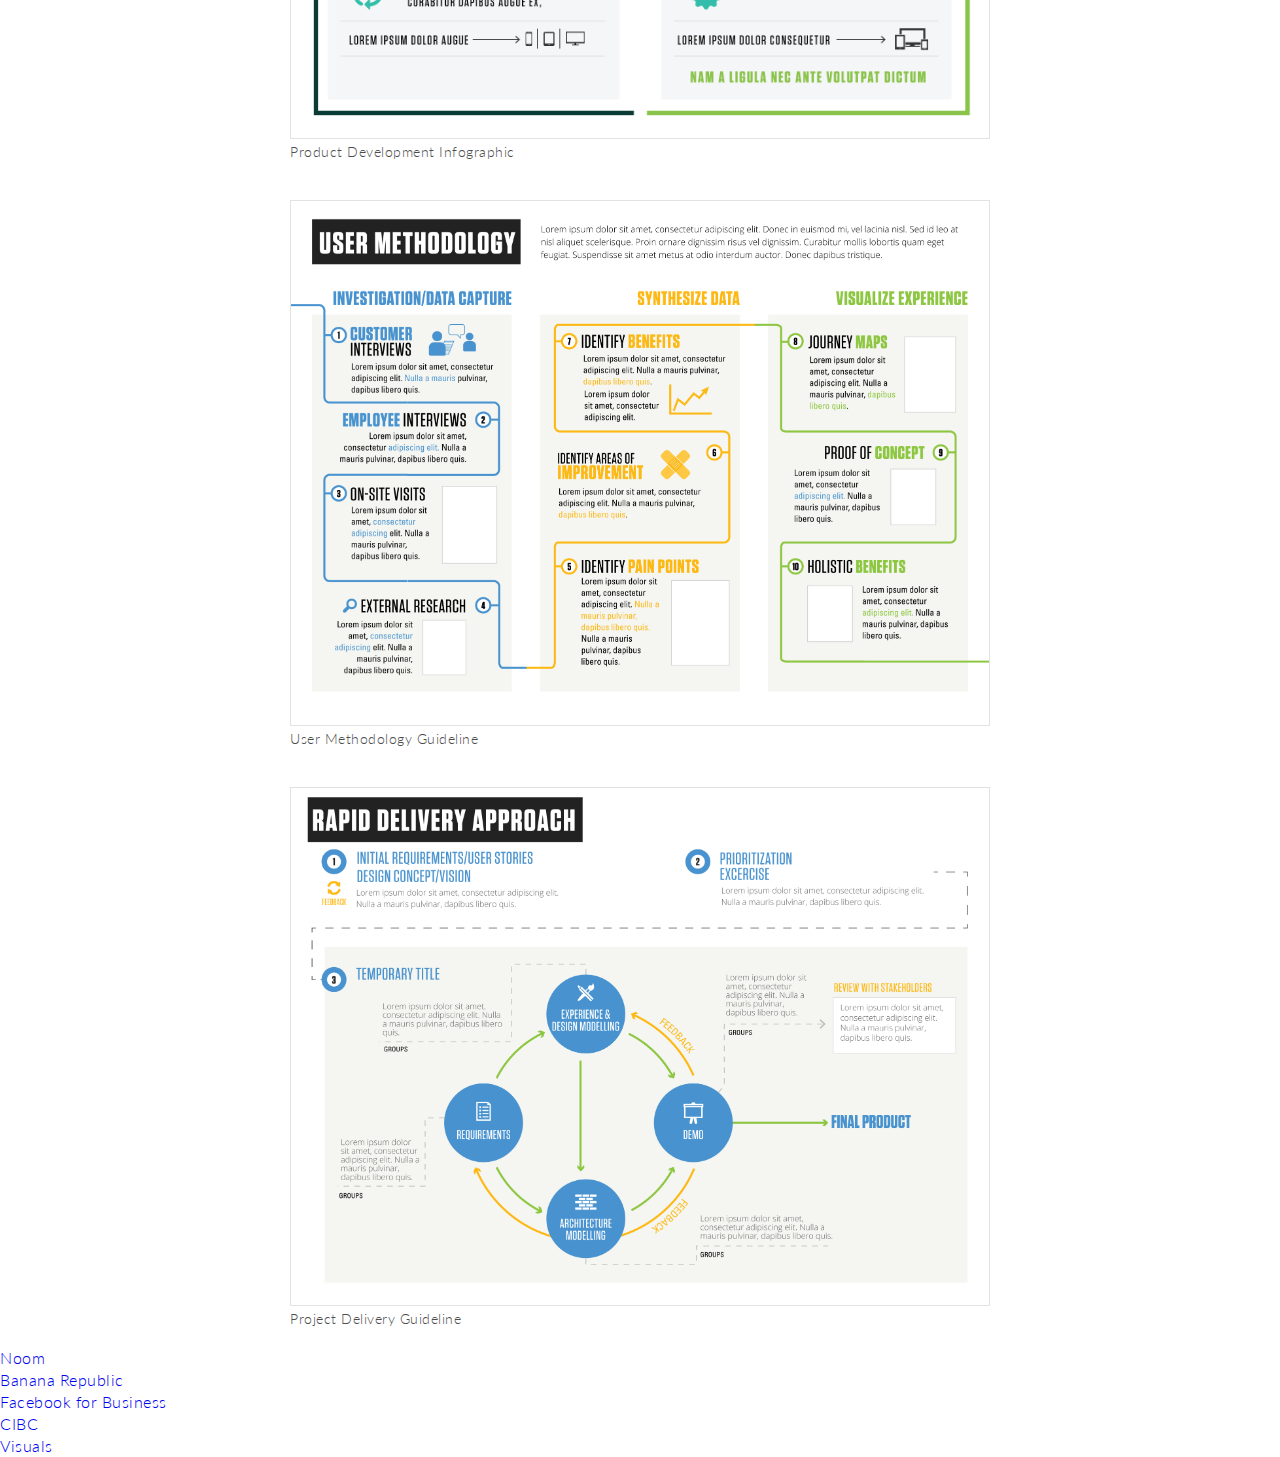
<file: td.html>
<!DOCTYPE html PUBLIC "-//W3C//DTD XHTML 1.0 Strict//EN" "http://www.w3.org/TR/xhtml1/DTD/xhtml1-strict.dtd">
<html xmlns="http://www.w3.org/1999/xhtml">

<head>
  <title>Meaghan Choi</title>
  <meta http-equiv="content-type" content="text/html; charset=utf-8" />
  <meta name="viewport" content="width=device-width, initial-scale=1">
  <link href='https://fonts.googleapis.com/css?family=Crimson+Text:400,700,600' rel='stylesheet' type='text/css'>
  <link href='https://fonts.googleapis.com/css?family=Tinos:400,700|Lato:400,300,300italic,400italic,700,700italic,900,900italic' rel='stylesheet' type='text/css'>
  <link href="style/reset.css" rel="stylesheet" type="text/css">
  <link href="style/main.css" rel="stylesheet" type="text/css">
</head>

<body>
  <nav id="nav">
    <div class="left name">
      <a href="index.html">Meaghan Choi</a>
    </div>
    <div class="right">
      <ul class="nav">
        <li><a href="images/CV.pdf" target="_blank">Resume</a></li>
        <li><a href="contact.html">Contact</a></li>
      </ul>
    </div>
  </nav>
  <div class="main_copy process">
    <div class="circle td center">
      <img src="images/infographic_homepage.png" class="face" />
    </div>
    <h2>Visual Design</h2>
    <p>This will hopefully be a lifelong project that houses a collection of the print and digital assets that I've made over the years. Some of these have been for work, others just for fun and others for experimentation. If you have any questions or feedback please reach out to me!</p>
  </div>
  <div class="slim">
    <img src="images/td1.png" class="full_image">
    <h5 class="caption">Revenue and Product Development Timeline</h5>
    <img src="images/td2.png" class="full_image border">
    <h5 class="caption">Product Development Infographic</h5>
    <img src="images/td3.png" class="full_image border">
    <h5 class="caption">User Methodology Guideline</h5>
    <img src="images/td4.png" class="full_image border">
    <h5 class="caption">Project Delivery Guideline</h5>
  </div>
<div class="bottom_nav">
    <ul>
    <li><a href="noom.html">Noom</a></li>
      <li><a href="brol.html">Banana Republic</a></li>
      <li><a href="fb4b.html">Facebook for Business</a></li>
      <li><a href="cibc.html">CIBC</a></li>
      <li><a href="td.html">Visuals</a></li>
    </ul>
  </div>
</body>

</html>
</file>
<file: style/main.css>
/* 
 *
 *	Meaghan Choi Stylesheet
 * 	V01
 *
 */


 /* General */

html {
	-webkit-font-smoothing: antialiased;
}

h1, h2, h3, h4, h5 {
	font-family: 'Tinos', serif;
}

h1 {
	text-align: center;
	font-weight: 600;
}

h2 {
	font-size: 24px;
	font-weight: 400;
	line-height: 30px;
	letter-spacing: 0.5px;
}

h3 {
	font-size: 18px;
	font-weight: 300;
	font-family: 'Lato', sans-serif;
	line-height: 25px;
	letter-spacing: 0.5px;
}

h4 {
	font-size: 20px;
	color:#fff;
	font-weight: 400;
	letter-spacing: 0.5px;
}

 h5 {
 	font-size: 14px;
 	font-weight: 300;
 	letter-spacing: 0.5px;
 	font-family: 'Lato', sans-serif;
 	color: #4d4d4d;
 }

 h6 {
 	font-size: 18px;
 	text-transform: uppercase;
 	font-weight: 400;
 	letter-spacing: 0.8px;
 	margin-bottom: 5px;
 }

 a, p {
 	font-size: 16px;
 	font-weight: 300;
 	font-family: 'Lato', sans-serif;
 	letter-spacing: 0.5px;
 	line-height: 22px;
 }

b {
	font-weight: 400;
}

h2 .bold {
	font-weight: 700;
	line-height: 20px;
}

h4.featured {
	font-size: 25px;
}

p.front_p {
	font-size: 20px;
	line-height: 28px;
	margin-top: 3px;
}

.main {
	max-width: 990px;
	margin: 0 auto 100px auto;
}

.center {
	margin: 0 auto;
}

.left {
	float: left;
}

.right,
.special {
	float: right !important;
}

.circle {
	width: 76px;
	height: 76px;
	border-radius: 38px;
	background-color: #13acc2;
	text-align: center;
	margin-bottom: 40px;
}

.br.circle {
	background-color: #FFD400;
}

.fb.circle {
	background-color: #3b5998;
}

.cibc.circle {
	background-color: #AE1F25;
}

.td.circle {
	background-color: #4BB04F;
}

.noom.circle {
	background-color: #447ad4;
}

.face {
	width: 70px;
	height: 70px;
	border-radius: 35px;
	margin-top: 2.5px;
}

.full_image {
	max-width: 100%;
	margin-top: 20px;
}

/*.top {
	position: fixed;
	right: 30px;
	bottom: 30px;
	color: #13acc2;
	text-align: center;
	background-color: rgba(255, 255, 255, 0.6);
	padding: 20px;
}*/


 /* Stroke Style */

 .stroke {
 	z-index: -1;
 	overflow: auto;
 }

 svg {
 	z-index: -1;
 }

.onep {
	animation: dash 3s linear;
  	animation-delay: 1.1s;
}

.twop {
	animation: dash 2s linear;
	animation-delay: 1.3s;
}

.threep {
	animation: dash 3s linear;
	animation-delay: 2s;
}

.fourp {
	animation: dash 2s linear;
	animation-delay: 2.4s;
}

.fivep {
	animation: dash 3s linear;
	animation-delay: 3.3s
}

.sixp {
	animation: dash 3s linear;
	animation-delay: 3.6s;
}

.sevenp {
	animation: dash 3s linear;
	animation-delay: 4s;
}

.path {
  stroke-dasharray: 1000;
  stroke-dashoffset: 1000;
  -webkit-animation-fill-mode:forwards;  /* this makes sure that after animation is done we remain at the last keyframe value (opacity: 1)*/
  -moz-animation-fill-mode:forwards;
  animation-fill-mode:forwards;
}

@keyframes dash {
  to {
    stroke-dashoffset: 0;

  }
}

.stroke {
	position: relative;
}

.stroke_overlay {
	position: relative;
	top: -229.5px;
}

.main_copy {
	margin: 100px auto 110px auto;
	width: 700px;
	text-align: center;
}

.main_copy.process {
	border-bottom: 1px dotted #d2d2d2;
	padding-bottom: 100px;
	margin-bottom: 80px;
}


/* Animations */

/* make keyframes that tell the start state and the end state of our object */
@-webkit-keyframes fadeIn { from { opacity:0; } to { opacity:1; } }
@-moz-keyframes fadeIn { from { opacity:0; } to { opacity:1; } }
@keyframes fadeIn { from { opacity:0; } to { opacity:1; } }

.fade_in {
  opacity:0;  /* make things invisible upon start */
  -webkit-animation:fadeIn ease-in 1;  /* call our keyframe named fadeIn, use animattion ease-in and repeat it only 1 time */
  -moz-animation:fadeIn ease-in 1;
  animation:fadeIn ease-in 1;

  -webkit-animation-fill-mode:forwards;  /* this makes sure that after animation is done we remain at the last keyframe value (opacity: 1)*/
  -moz-animation-fill-mode:forwards;
  animation-fill-mode:forwards;

  -webkit-animation-duration:0,5s;
  -moz-animation-duration:0.5s;
  animation-duration:0.5s;
}

.fade_in {
	-webkit-animation-delay: 0.5s;
  -moz-animation-delay: 0.5s;
  animation-delay: 0.5s;
}



/* Navigation */

#nav {
	overflow: auto;
	padding: 20px 0;
	max-width: 95%;
	width: 960px;
	margin: 0 auto;
	z-index: 1000;
	border-bottom: 1px dotted #d2d2d2;
}

#nav a {
	font-family: 'Lato', sans-serif;
	font-weight: 300;
	color: #333;
	font-size: 16px;
	border-bottom: 1px solid transparent;

	transition: border 0.3s ease-in-out;
}

#nav a:hover {
	border-bottom: 1px solid #13acc2;
}

.nav {
	max-width: 308px;
	text-align: right;
}

.nav>li {
	display: inline-block;
	width: 100px;
}

#nav .selected {
	color: #13acc2;
    border-bottom: 2px solid #13acc2;
}




/* Work Grid */

.work {
	width: 90%;
	margin: 30px auto 50px auto;
	text-align: center;
}

.work img {
	width: 100%;
}

.row {
	width: 100%;
	height: 100%;
	display: block;
	clear: both;
	overflow: auto;
	margin-bottom: 10px;
}

.portfolio_bg {
	position: relative;

	overflow: hidden;
}

.portfolio_bg_img {
	position: absolute;

	top: 0px;
	right: 0px;
	bottom: 0px;
	left: 0px;

	background-repeat: no-repeat;
	background-position: center center;
	background-size: cover;
	background-color: rgba(0, 0, 0, 0.15);
	background-blend-mode: multiply;

    -webkit-transition: all 0.3s ease-in-out;
			transition: all 0.3s ease-in-out;
}

.portfolio-hover {
	transform: scale(1.1);

	background-color: rgba(0, 0, 0, 0.25);
}

#brol_bg {
	background-image: url(images/br_homepage.png);
}

#fb4b_bg {
	background-image: url(images/fb4b_homepage.png);
}

#cibc_bg {
	background-image: url(images/cibc_homepage.png);
}

#td_bg {
	background-image: url(images/infographic_homepage.png);
}

#noom_bg {
	background-image: url(images/noom_homepage.jpg);
}

.portfolio_copy {
	position: relative;
    top: 50%;
    transform: translateY(-50%);
	width: 80%;
    margin: 0 auto;
}

.lg{
	height: 400px
}

.sm {
	height: 300px;
}

.sm_half {
	height: 145px;
	margin-bottom: 10px;
	display: block;
}

.label {
	max-width: 250px;
    margin-left: auto;
    margin-right: auto;
    position: relative;
    top: 50%;
    transform: translateY(-50%);
}

.logo {
	margin-bottom: 3px;
	max-height: 26px;
	width: auto !important;
}

.two, .three, .two_three {
	float: left;
}

.two {
	width: -webkit-calc(50% - 5px);
  	width: calc(50% - 5px);
	margin-right: 10px;
}

.three {
	width: -webkit-calc(100% / 3 - 20px / 3);
 	width: calc(100% / 3 - 20px / 3);
 	margin-right: 10px;
}

.two_three {
	width: -webkit-calc(100% / 3 * 2 - 20px / 3);
 	width: calc(100% / 3 * 2 - 20px / 3);
 	margin-right: 10px;
}

.last {
	margin-right: 0 !important;
	margin-bottom: 0 !important;
}

/* Project Pages */

.intro {
	max-width: 700px;
	width: 100%;
	margin: 0 auto;
	margin-top: 40px;
	text-align: center;
}

.main_copy h2 {
	font-size: 40px;
	margin-bottom: 20px
}

.intro h2 {
	margin-bottom: 10px;
}

.title {
	margin-top: 30px;
}

.slim {
	max-width: 700px;
	margin: 0 auto;
}

.constraints {
	margin-top: 40px;
}

.constraints.first {
	margin-top: 15px;
}

.constraints h6 {
	font-family: 'Lato', sans-serif;
	text-transform: uppercase;
	font-weight: 800;
	font-size: 13px;
	color: #13acc2;
}

.space ul {
	margin: 20px 40px;
}

.space ul li {
	list-style-type: disc;
	font-family: 'Lato', sans-serif;
	font-weight: 300;
	padding: 10px 10px;
}

.space a {
	color:  #13acc2;
	font-weight: 400;
	border-bottom: 1px solid transparent;
	transition: border 0.3s ease-in-out;
}

.space a:hover {
	border-bottom: 1px solid #13acc2;
}

.problem {
	background-color: #f2f2f2;
	padding: 20px;
	border-radius: 3px;
	margin: 20px auto;
}

.problem p {
	border-left: 2px solid #13acc2;
	padding-left: 15px;
}

.space {
	margin-top: 40px;
}

.go_back {
	padding: 30px 0;
	margin: 30px auto;
	text-align: center;
}

.go_back a {
	color: #13acc2;
	font-weight: 400;
	border-bottom: 1px solid transparent;
	transition: border 0.3s ease-in-out;
}

.go_back a:hover {
	border-bottom: 1px solid #13acc2;
}

.icon {
	max-width: 150px;
	height: auto;
	margin: 0 auto;
	width: 100%;
}

.section {
	width: 100%;
	max-width: 900px;
	display: block;
	padding-bottom: 30px;
	margin: 50px auto;
}

.border {
	border: 1px solid #e2e2e2;
	width: calc( 100% - 2px) !important;
	width: webkit-calc(100% - 2px) !important;

}

.caption {
	padding-bottom: 20px;
}

.dev_link {
	color:  #13acc2;
	font-weight: 300;
}

.dev_link:hover {
	opacity: 0.6
}

/* Contact Info */

.contact {
	min-height: 100vh;
	overflow: auto;
	text-align: center;
}

.contact_info {
	color: #333333;
	font-family: 'Lato', sans-serif;
	font-size: 18px;
	letter-spacing: 1px;
	text-transform: none;
	font-weight: 300;
	line-height: 50px;
	margin-left: 10px;
}

.contact_logo {
	margin: 0 auto;
	margin-top: 20px;
}

.contact_logo img {
	max-width: 25px;
	height: auto;
	margin: 10px 15px;
	display: inline-block;
}

.contact_logo img:hover {
	opacity: 0.6;
}

/* Media Queries */

/* No animate */
@media screen and (max-width: 960px) {

	svg,
	.stroke {
		display: none;
	}

	.main_copy,
	.main_copy.process {
		margin: 40px auto;
		top: 0;
		clear: both;
		max-width: 90%;
		text-align: center;
	}

	.main_copy.process {
		padding-bottom: 40px;
	}

	.work_home {
		margin-top: 80px;
	}

	.work {
		margin: 80px auto 30px auto;
	}

	.intro {
		margin-top: 30px;
		margin-bottom: 50px;
	}

	.section {
		width: calc(100% - 20px);
		width: webkit-calc(100% - 20px);
		margin: 25px auto;
		padding-bottom: 10px;
	}

	.slim {
		width: 90%;
	}

	.three.spec {
		width: -webkit-calc(100% / 3 - 20px / 3);
	 	width: calc(100% / 3 - 20px / 3);
	 	margin-right: 10px;
	}

}


/* Tablet */
@media screen and (max-width: 768px) {

	.md_hide {
		display: none;
	}

	.md_border {
		max-width: 90%;
		margin-left: auto;
		margin-right: auto;
	}

	.special {
		float: none !important;
		margin-right: auto !important;
		margin-bottom: 30px !important;
	}


	.full {
		width: 100% !important;
		margin-bottom: 10px;

	}

	.none {
		float: none !important;
	}

	.three {
		width: -webkit-calc(50% - 5px);
  		width: calc(50% - 5px);
	}

	h4,
	h4.featured {
		font-size: 18px;
	}

	.logo {
		max-height: 20px;
	}

	.title {
		margin: 10px auto 20px auto;
	}

	.intro {
		width: 90%;
	}

	.two_three {
		float: none;
		width: calc(100% - 20px);
		width: webkit-calc(100% - 20px);
		max-width: 600px;
		margin: 0 auto !important; 
	}

	.caption {
		margin-bottom: 15px;
	}

}

/* Mobile */
@media screen and (max-width: 480px) {


	.sm_hide {
		display: none;
	}

	h2,  h2.bold {
		font-size: 23px;
		line-height: 26px;
	}

	.main_copy h2 {
		font-size: 30px;
	}

	.main_copy.process {
		margin-bottom: 20px;
		padding-bottom: 20px;
	}

	nav {
		text-align: center;
	}

	.nav>li {
		width: 70px;
	}

	.name a {
		font-size: 25px;
	}

	.row {
		margin-bottom: 0;
	}

	.last {
		margin-bottom: 0px !important;
		margin-right: auto !important;
	}

	.two,
	.three {
		width: 100%;
		margin-bottom: 10px !important;
		float: none;
	}

	.two_three {
		margin-top: 25px !important;
	}

	.lg,
	.sm_half,
	.sm {
		height: 200px;
	}

	.section{
		max-width: 90%;
	}

	.three.spec {
		margin: 0 auto;
	}

	.icon {
		max-width: 175px;
	}


}
</file>
